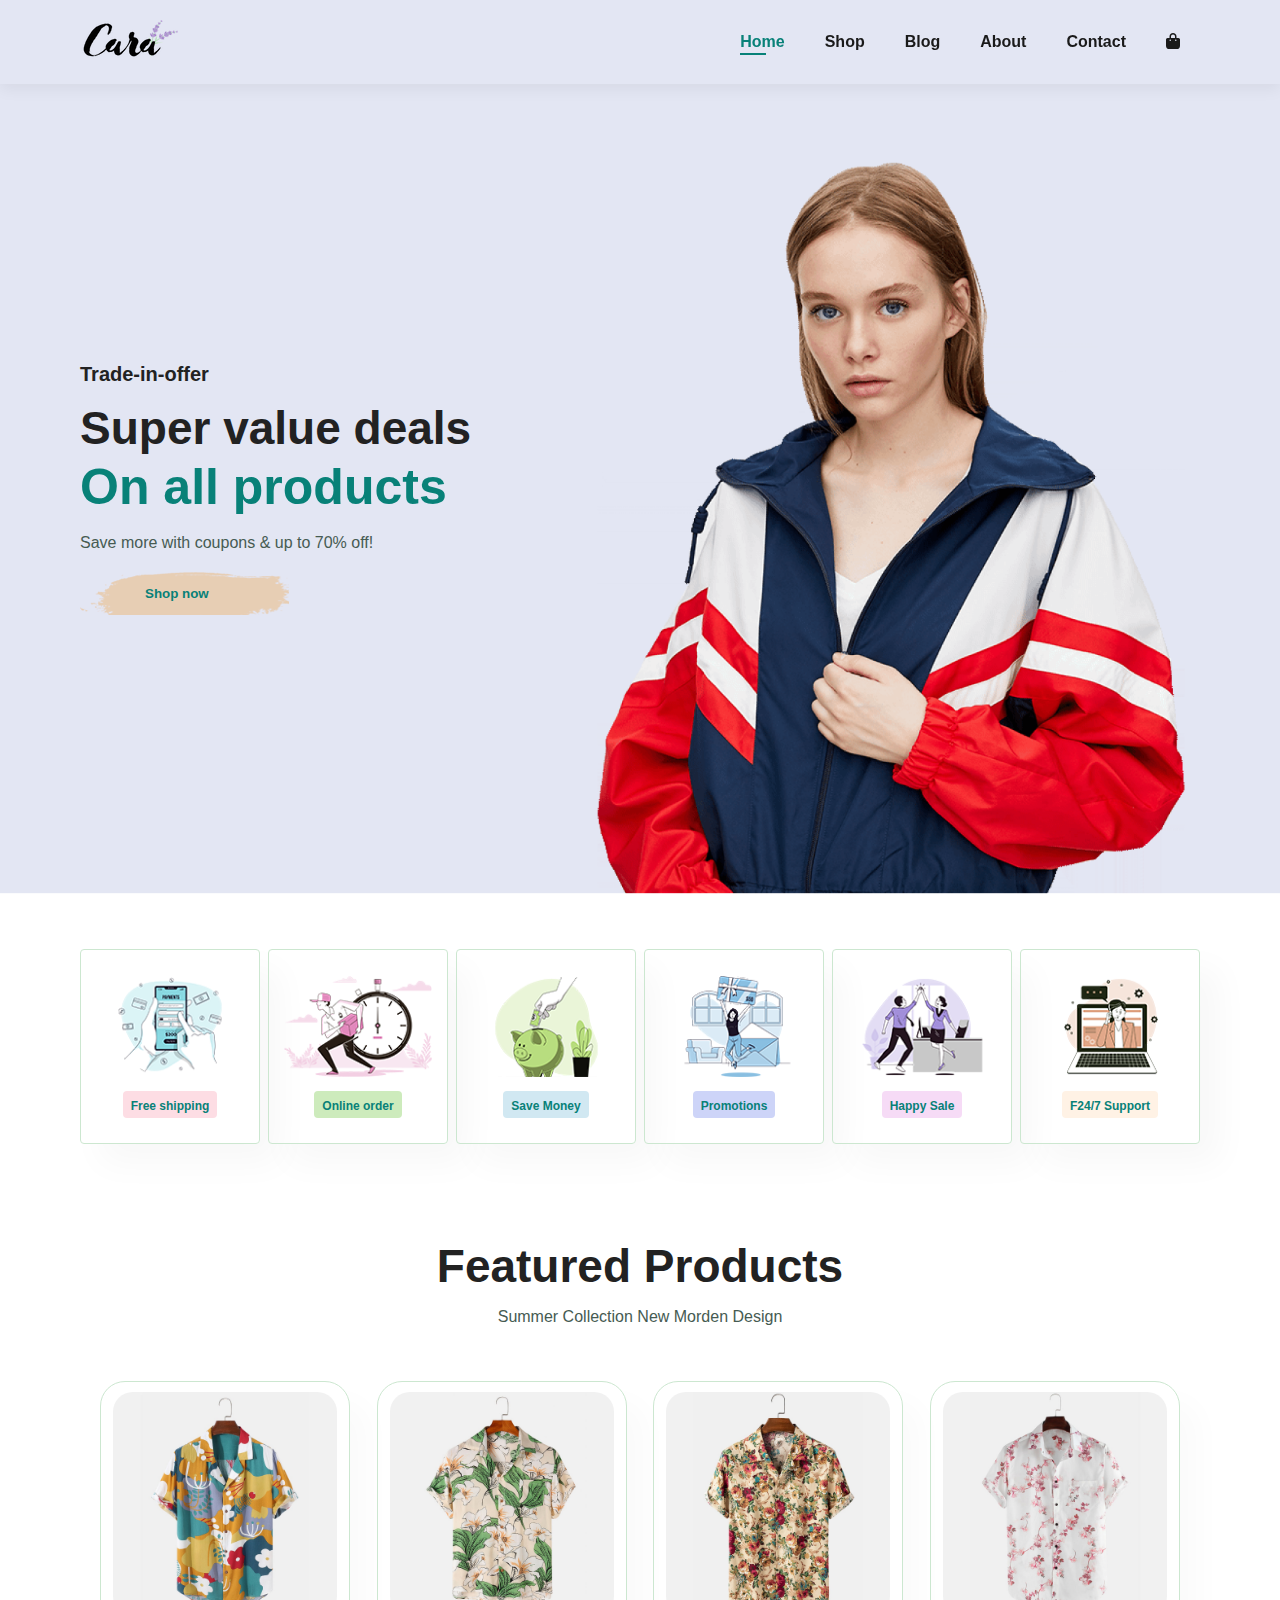
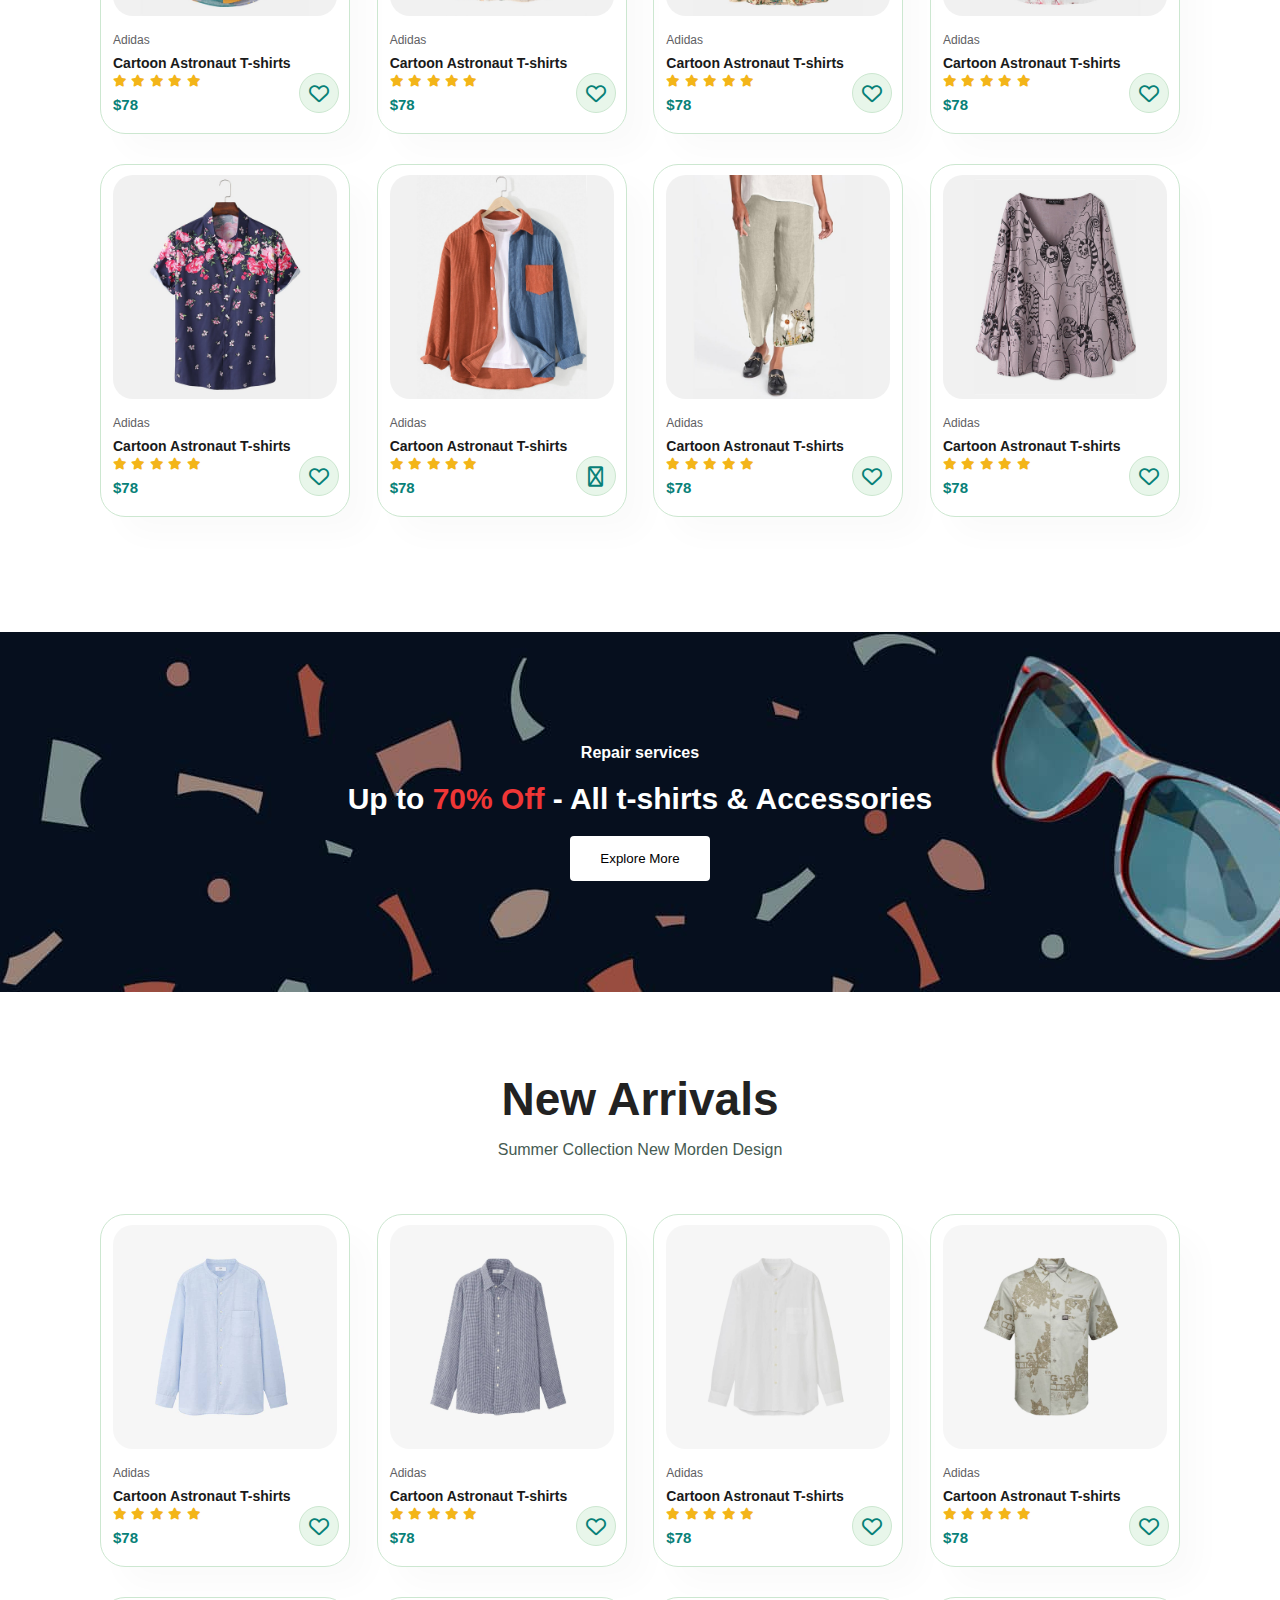
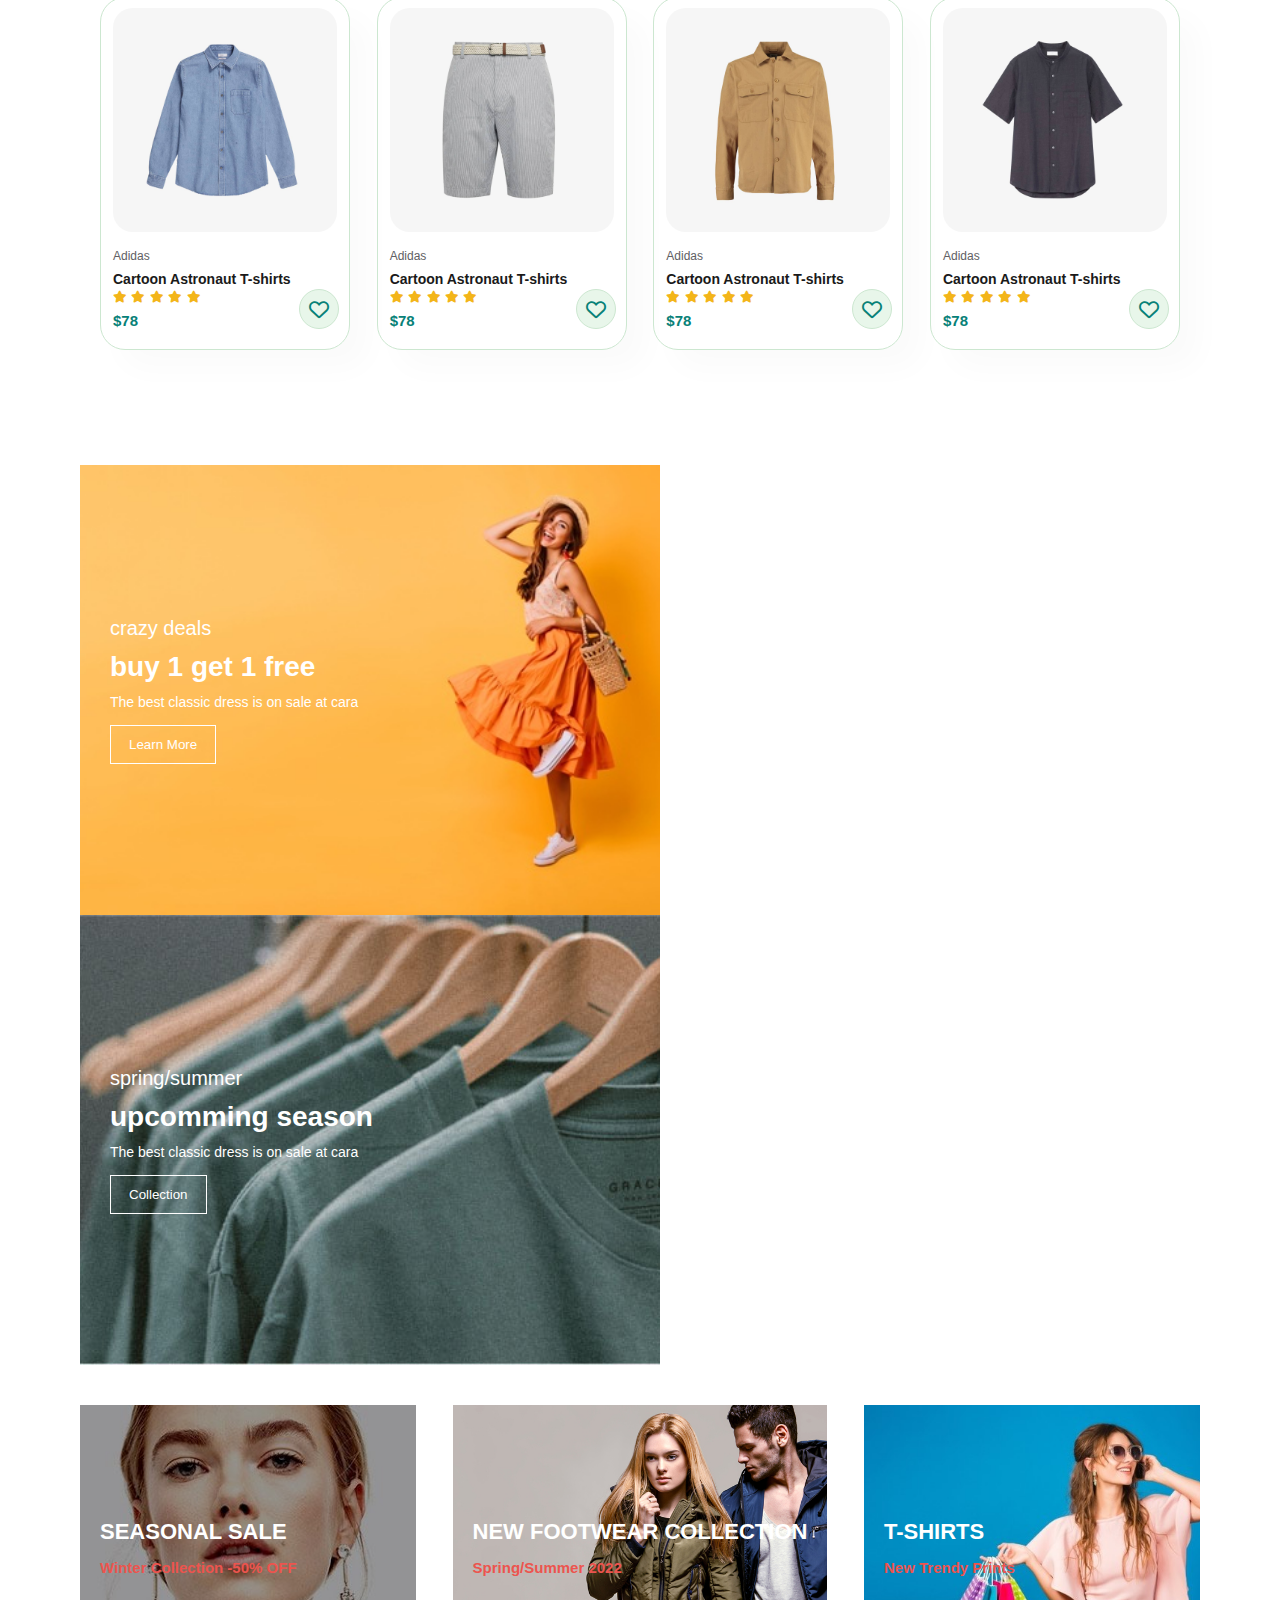
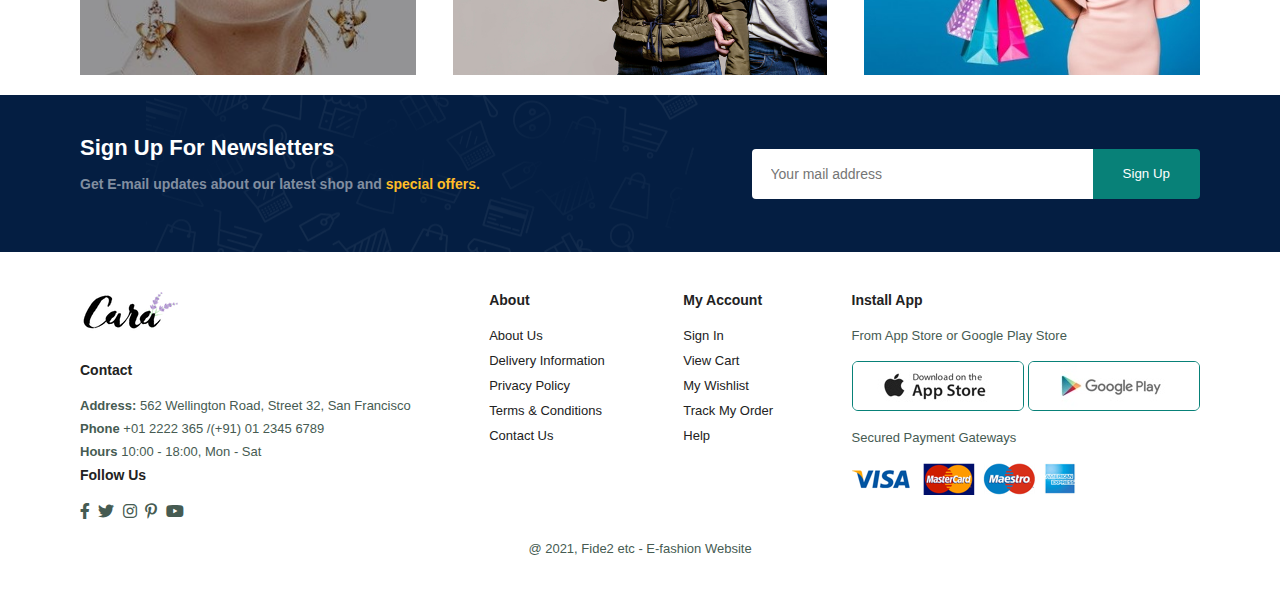
<file: index.html>
<!DOCTYPE html>
<html lang="en">
<head>

    <meta charset="UTF-8">
    <meta name="viewport" content="width=device-width, initial-scale=1.0">
    <title>E-fashion</title>

    <link rel="stylesheet" href="https://cdnjs.cloudflare.com/ajax/libs/font-awesome/6.0.0/css/all.min.css">

    <link rel="stylesheet" href="style.css">

</head>

<body>

    <section id="header">
        <a href="#"><img src="img/logo.png" class="logo" alt=""></a>
        <div>
            <ul id="navbar">
                <li><a  class ="active" href="index.html">Home</a></li>
                <li><a href="shop.html">Shop</a></li>
                <li><a href="blog.html">Blog</a></li>
                <li><a href="about.html">About</a></li>
                <li><a href="contact.html">Contact</a></li>
                <li id="lg-bag"><a href="cart.html"><i class="fa-solid fa-bag-shopping"></i></a></li>
                <a href="" id="close"> <i class="fa-regular fa-rectangle-xmark"></i></a>
            </ul>
        </div>
        <div id="mobile">
            <a href="cart.html"><i class="fa-solid fa-bag-shopping"></i></a>
            <i id="bar" class="fa-solid fa-outdent"></i>
        </div>
    </section>

    <section id="hero">
        <h4>Trade-in-offer</h4>
        <h2>Super value deals</h2>
        <h1>On all products</h1>
        <p>Save more with coupons & up to 70% off!</p>
        <button>Shop now</button>
    </section>

    <section id="feature" class="section-p1">
        <div class="fe-box">
            <img src="img/features/f1.png" alt="">
            <h6>Free shipping</h6>
        </div>
        <div class="fe-box">
            <img src="img/features/f2.png" alt="">
            <h6>Online order</h6>
        </div>
        <div class="fe-box">
            <img src="img/features/f3.png" alt="">
            <h6>Save Money</h6>
        </div>
        <div class="fe-box">
            <img src="img/features/f4.png" alt="">
            <h6>Promotions</h6>
        </div>
        <div class="fe-box">
            <img src="img/features/f5.png" alt="">
            <h6>Happy Sale</h6>
        </div>
        <div class="fe-box">
            <img src="img/features/f6.png" alt="">
            <h6>F24/7 Support</h6>
        </div>
    </section>

    <section id="product1" class="section-p1">
        <h2>Featured Products</h2>
        <p>Summer Collection New Morden Design</p>
        <div class="pro-container">
            <div class="pro">
                <img src="img/products/f1.jpg" alt="">
                <div class="des">
                    <span>
                        Adidas
                    </span>
                    <h5>Cartoon Astronaut T-shirts</h5>
                    <div class="star">
                        <i class="fa-solid fa-star"></i>
                        <i class="fa-solid fa-star"></i>
                        <i class="fa-solid fa-star"></i>
                        <i class="fa-solid fa-star"></i>
                        <i class="fa-solid fa-star"></i>
                    </div>
                    <h4>$78</h4>
                </div>
                <a href="#">
                    <i class="fa-solid fa-heart custom-icon"></i>


                  </a>
            </div>
            <div class="pro">
                <img src="img/products/f2.jpg" alt="">
                <div class="des">
                    <span>
                        Adidas
                    </span>
                    <h5>Cartoon Astronaut T-shirts</h5>
                    <div class="star">
                        <i class="fa-solid fa-star"></i>
                        <i class="fa-solid fa-star"></i>
                        <i class="fa-solid fa-star"></i>
                        <i class="fa-solid fa-star"></i>
                        <i class="fa-solid fa-star"></i>
                    </div>
                    <h4>$78</h4>
                </div>
                <a href="#">
                    <i class="fa-solid fa-heart custom-icon"></i>


                  </a>
            </div>
            <div class="pro">
                <img src="img/products/f3.jpg" alt="">
                <div class="des">
                    <span>
                        Adidas
                    </span>
                    <h5>Cartoon Astronaut T-shirts</h5>
                    <div class="star">
                        <i class="fa-solid fa-star"></i>
                        <i class="fa-solid fa-star"></i>
                        <i class="fa-solid fa-star"></i>
                        <i class="fa-solid fa-star"></i>
                        <i class="fa-solid fa-star"></i>
                    </div>
                    <h4>$78</h4>
                </div>
                <a href="#">
                    <i class="fa-solid fa-heart custom-icon"></i>


                  </a>
            </div>
            <div class="pro">
                <img src="img/products/f4.jpg" alt="">
                <div class="des">
                    <span>
                        Adidas
                    </span>
                    <h5>Cartoon Astronaut T-shirts</h5>
                    <div class="star">
                        <i class="fa-solid fa-star"></i>
                        <i class="fa-solid fa-star"></i>
                        <i class="fa-solid fa-star"></i>
                        <i class="fa-solid fa-star"></i>
                        <i class="fa-solid fa-star"></i>
                    </div>
                    <h4>$78</h4>
                </div>
                <a href="#">
                    <i class="fa-solid fa-heart custom-icon"></i>


                  </a>
            </div>
            <div class="pro">
                <img src="img/products/f5.jpg" alt="">
                <div class="des">
                    <span>
                        Adidas
                    </span>
                    <h5>Cartoon Astronaut T-shirts</h5>
                    <div class="star">
                        <i class="fa-solid fa-star"></i>
                        <i class="fa-solid fa-star"></i>
                        <i class="fa-solid fa-star"></i>
                        <i class="fa-solid fa-star"></i>
                        <i class="fa-solid fa-star"></i>
                    </div>
                    <h4>$78</h4>
                </div>
                <a href="#">
                    <i class="fa-solid fa-heart custom-icon"></i>


                  </a>
            </div>
            <div class="pro">
                <img src="img/products/f6.jpg" alt="">
                <div class="des">
                    <span>
                        Adidas
                    </span>
                    <h5>Cartoon Astronaut T-shirts</h5>
                    <div class="star">
                        <i class="fa-solid fa-star"></i>
                        <i class="fa-solid fa-star"></i>
                        <i class="fa-solid fa-star"></i>
                        <i class="fa-solid fa-star"></i>
                        <i class="fa-solid fa-star"></i>
                    </div>
                    <h4>$78</h4>
                </div>
                <a href="#">
                    <!-- <i class="fa-solid fa-heart custom-icon"></i> -->
                    <i class="fa fa-shopping-cart custom-icon"></i>


                  </a>
            </div>
            <div class="pro">
                <img src="img/products/f7.jpg" alt="">
                <div class="des">
                    <span>
                        Adidas
                    </span>
                    <h5>Cartoon Astronaut T-shirts</h5>
                    <div class="star">
                        <i class="fa-solid fa-star"></i>
                        <i class="fa-solid fa-star"></i>
                        <i class="fa-solid fa-star"></i>
                        <i class="fa-solid fa-star"></i>
                        <i class="fa-solid fa-star"></i>
                    </div>
                    <h4>$78</h4>
                </div>
                <a href="#">
                    <i class="fa-solid fa-heart custom-icon"></i>


                  </a>
            </div>
            <div class="pro">
                <img src="img/products/f8.jpg" alt="">
                <div class="des">
                    <span>
                        Adidas
                    </span>
                    <h5>Cartoon Astronaut T-shirts</h5>
                    <div class="star">
                        <i class="fa-solid fa-star"></i>
                        <i class="fa-solid fa-star"></i>
                        <i class="fa-solid fa-star"></i>
                        <i class="fa-solid fa-star"></i>
                        <i class="fa-solid fa-star"></i>
                    </div>
                    <h4>$78</h4>
                </div>
                <a href="#">
                    <i class="fa-solid fa-heart custom-icon"></i>


                  </a>
            </div>
        </div>
    </section>

    <section id="banner" class="section-m1">
        <h4>Repair services</h4>
        <h2>Up to <span>70% Off</span> - All t-shirts & Accessories</h2>
        <button class="normal">Explore More</button>
    </section>


    <section id="new-arrivals" class="section-p1">
        <h2>New Arrivals</h2>
        <p>Summer Collection New Morden Design</p>
        <div class="arrival-container">
            <div class="arrival">
                <img src="img/products/n1.jpg" alt="">
                <div class="des">
                    <span>
                        Adidas
                    </span>
                    <h5>Cartoon Astronaut T-shirts</h5>
                    <div class="star">
                        <i class="fa-solid fa-star"></i>
                        <i class="fa-solid fa-star"></i>
                        <i class="fa-solid fa-star"></i>
                        <i class="fa-solid fa-star"></i>
                        <i class="fa-solid fa-star"></i>
                    </div>
                    <h4>$78</h4>
                </div>
                <a href="#">
                    <i class="fa-solid fa-heart custom-icon"></i>


                  </a>
            </div>
            <div class="arrival">
                <img src="img/products/n2.jpg" alt="">
                <div class="des">
                    <span>
                        Adidas
                    </span>
                    <h5>Cartoon Astronaut T-shirts</h5>
                    <div class="star">
                        <i class="fa-solid fa-star"></i>
                        <i class="fa-solid fa-star"></i>
                        <i class="fa-solid fa-star"></i>
                        <i class="fa-solid fa-star"></i>
                        <i class="fa-solid fa-star"></i>
                    </div>
                    <h4>$78</h4>
                </div>
                <a href="#">
                    <i class="fa-solid fa-heart custom-icon"></i>


                  </a>
            </div>
            <div class="arrival">
                <img src="img/products/n3.jpg" alt="">
                <div class="des">
                    <span>
                        Adidas
                    </span>
                    <h5>Cartoon Astronaut T-shirts</h5>
                    <div class="star">
                        <i class="fa-solid fa-star"></i>
                        <i class="fa-solid fa-star"></i>
                        <i class="fa-solid fa-star"></i>
                        <i class="fa-solid fa-star"></i>
                        <i class="fa-solid fa-star"></i>
                    </div>
                    <h4>$78</h4>
                </div>
                <a href="#">
                    <i class="fa-solid fa-heart custom-icon"></i>


                  </a>
            </div>
            <div class="arrival">
                <img src="img/products/n4.jpg" alt="">
                <div class="des">
                    <span>
                        Adidas
                    </span>
                    <h5>Cartoon Astronaut T-shirts</h5>
                    <div class="star">
                        <i class="fa-solid fa-star"></i>
                        <i class="fa-solid fa-star"></i>
                        <i class="fa-solid fa-star"></i>
                        <i class="fa-solid fa-star"></i>
                        <i class="fa-solid fa-star"></i>
                    </div>
                    <h4>$78</h4>
                </div>
                <a href="#">
                    <i class="fa-solid fa-heart custom-icon"></i>


                  </a>
            </div>
            <div class="arrival">
                <img src="img/products/n5.jpg" alt="">
                <div class="des">
                    <span>
                        Adidas
                    </span>
                    <h5>Cartoon Astronaut T-shirts</h5>
                    <div class="star">
                        <i class="fa-solid fa-star"></i>
                        <i class="fa-solid fa-star"></i>
                        <i class="fa-solid fa-star"></i>
                        <i class="fa-solid fa-star"></i>
                        <i class="fa-solid fa-star"></i>
                    </div>
                    <h4>$78</h4>
                </div>
                <a href="#">
                    <i class="fa-solid fa-heart custom-icon"></i>


                  </a>
            </div>
            <div class="arrival">
                <img src="img/products/n6.jpg" alt="">
                <div class="des">
                    <span>
                        Adidas
                    </span>
                    <h5>Cartoon Astronaut T-shirts</h5>
                    <div class="star">
                        <i class="fa-solid fa-star"></i>
                        <i class="fa-solid fa-star"></i>
                        <i class="fa-solid fa-star"></i>
                        <i class="fa-solid fa-star"></i>
                        <i class="fa-solid fa-star"></i>
                    </div>
                    <h4>$78</h4>
                </div>
                <a href="#">
                    <i class="fa-solid fa-heart custom-icon"></i>


                  </a>
            </div>
            <div class="arrival">
                <img src="img/products/n7.jpg" alt="">
                <div class="des">
                    <span>
                        Adidas
                    </span>
                    <h5>Cartoon Astronaut T-shirts</h5>
                    <div class="star">
                        <i class="fa-solid fa-star"></i>
                        <i class="fa-solid fa-star"></i>
                        <i class="fa-solid fa-star"></i>
                        <i class="fa-solid fa-star"></i>
                        <i class="fa-solid fa-star"></i>
                    </div>
                    <h4>$78</h4>
                </div>
                <a href="#">
                    <i class="fa-solid fa-heart custom-icon"></i>


                  </a>
            </div>
            <div class="arrival">
                <img src="img/products/n8.jpg" alt="">
                <div class="des">
                    <span>
                        Adidas
                    </span>
                    <h5>Cartoon Astronaut T-shirts</h5>
                    <div class="star">
                        <i class="fa-solid fa-star"></i>
                        <i class="fa-solid fa-star"></i>
                        <i class="fa-solid fa-star"></i>
                        <i class="fa-solid fa-star"></i>
                        <i class="fa-solid fa-star"></i>
                    </div>
                    <h4>$78</h4>
                </div>
                <a href="#">
                    <i class="fa-solid fa-heart custom-icon"></i>


                  </a>
            </div>
        </div>

    </section>
    
    <section id="sm-banner" class="section-p1">
        <div class="banner-box">
            <h4> crazy deals</h4>
            <h2>buy 1 get 1 free</h2>
            <span>The best classic dress is on sale at cara</span>
            <button class="white">Learn More</button>
        </div>
        <div class="banner-box banner-box2">
            <h4> spring/summer</h4>
            <h2>upcomming season</h2>
            <span>The best classic dress is on sale at cara</span>
            <button class="white">Collection</button>
        </div>
    </section>

    <section id="banner3">
        <div class="banner-box">
            <h2>SEASONAL SALE</h2>
            <h3>Winter Collection -50% OFF</h3>
        </div>
        <div class="banner-box banner-box2">
            <h2>NEW FOOTWEAR COLLECTION</h2>
            <h3>Spring/Summer 2022</h3>
        </div>
        <div class="banner-box banner-box3">
            <h2>T-SHIRTS</h2>
            <h3>New Trendy Prints</h3>
        </div>
    </section>

    <section id="newsletter" class="section-p1" class="section-m1">
        <div class="newstext">
            <h4>Sign Up For Newsletters</h4>
            <p>Get E-mail updates about our latest shop and  <span>special offers.</span></p>
        </div>
        <div class="form">
            <input type="text" placeholder="Your mail address">
            <button class="normal">Sign Up</button>
        </div>
    </section>
    
    <footer class="section-p1">
        <div class="col">
            <img class="logo" src="img/logo.png" alt="">
            <h4>Contact</h4>
            <p> <strong>Address:</strong> 562 Wellington Road, Street 32, San Francisco</p>
            <p> <strong>Phone</strong> +01 2222 365 /(+91) 01 2345 6789</p>
            <p> <strong>Hours</strong> 10:00 - 18:00, Mon - Sat </p>
            <div class="follow">
                <h4>Follow Us</h4>
                <div class="icon">
                    <i class="fa-brands fa-facebook-f"></i>
                    <i class="fa-brands fa-twitter"></i>
                    <i class="fa-brands fa-instagram"></i>
                    <i class="fa-brands fa-pinterest-p"></i>
                    <i class="fa-brands fa-youtube"></i>
                </div>
            </div>

        </div>
        <div class="col">
            <h4>About</h4>
            <a href="#"> About Us</a>
            <a href="#"> Delivery Information</a>
            <a href="#"> Privacy Policy</a>
            <a href="#"> Terms & Conditions</a>
            <a href="#"> Contact Us</a>
        </div>
        <div class="col">
            <h4>My Account</h4>
            <a href="#"> Sign In</a>
            <a href="#"> View Cart</a>
            <a href="#"> My Wishlist</a>
            <a href="#"> Track My Order</a>
            <a href="#"> Help</a>
        </div>
        <div class="col install">
            <h4>Install App</h4>
            <p>From App Store or Google Play Store</p>
            <div class="row">
                <img src="img/pay/app.jpg" alt="">
                <img src="img/pay/play.jpg" alt="">
            </div>
            <p>Secured Payment Gateways</p>
            <img src="img/pay/pay.png" alt="">
        </div>

        <div class="copyright">
            <p>@ 2021, Fide2 etc - E-fashion Website</p>
        </div>
    </footer>
    <script src="script.js"></script>
</body>

</html>
</file>
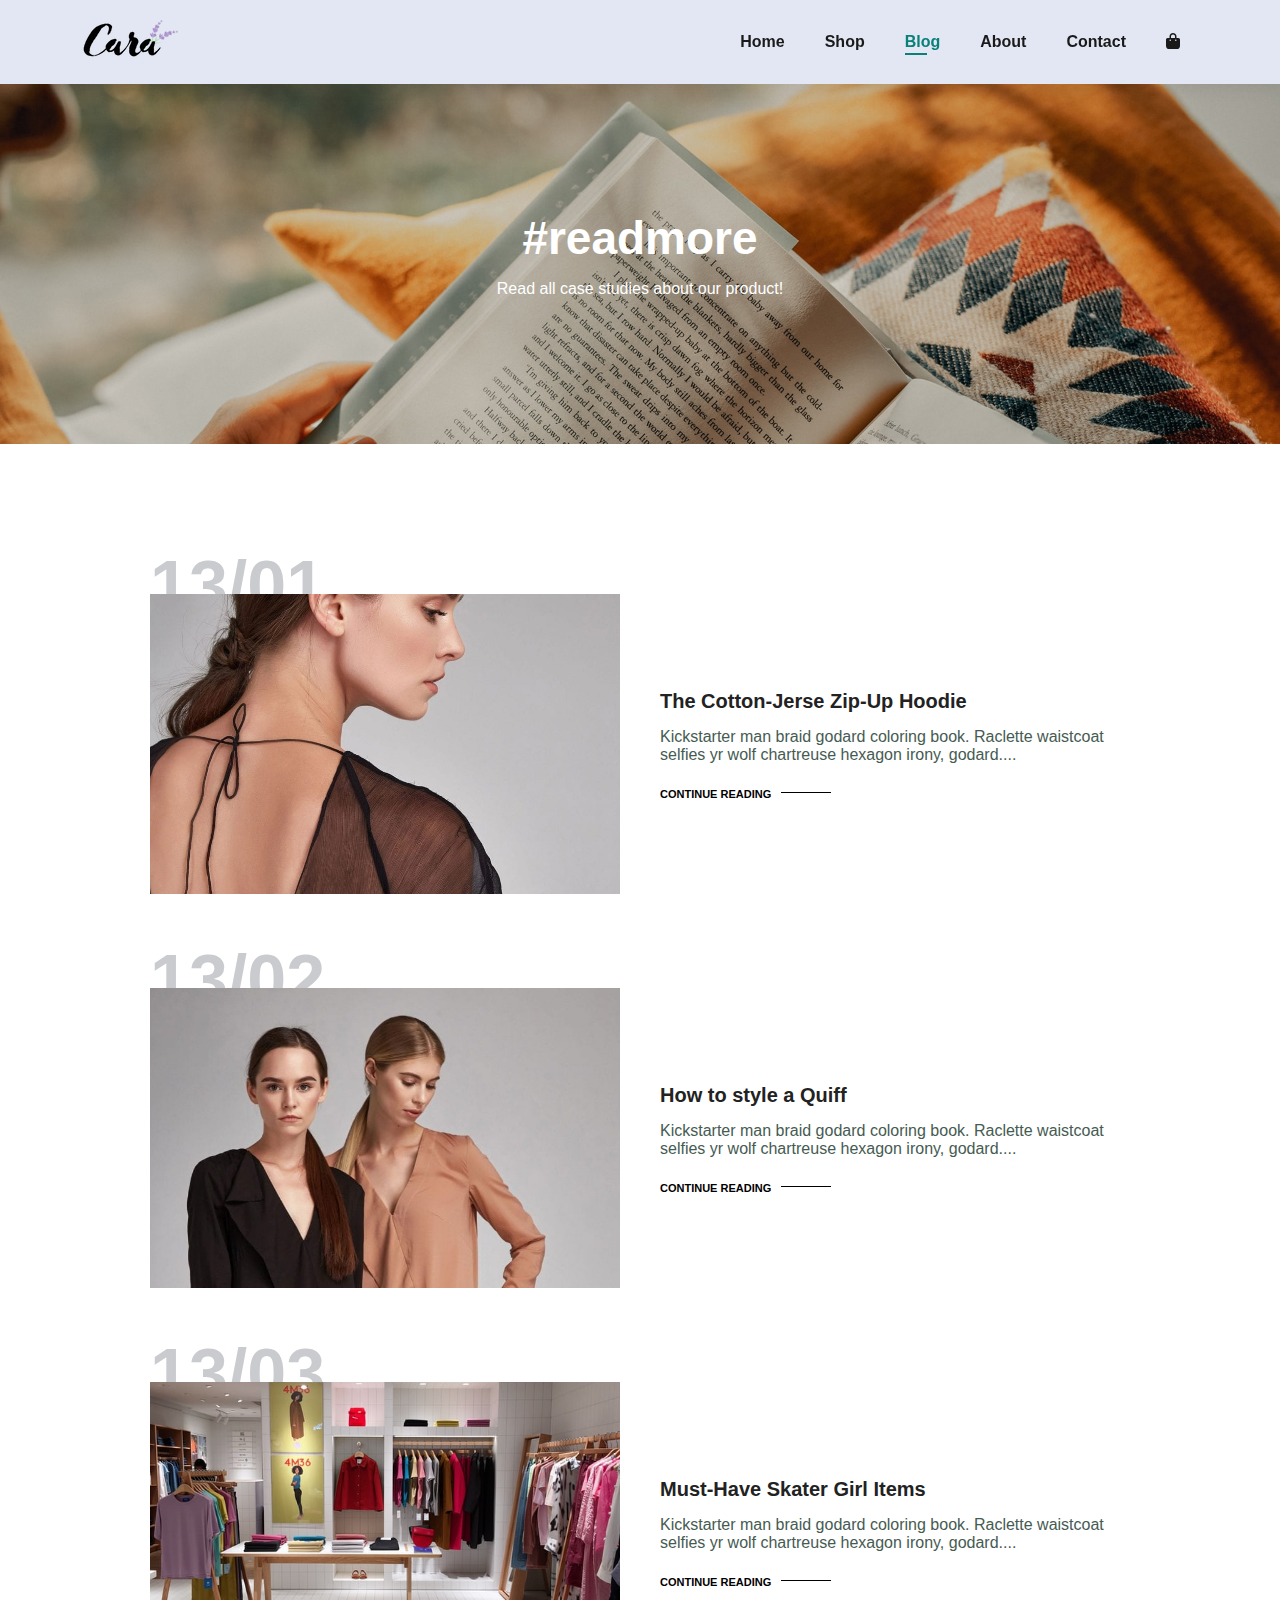
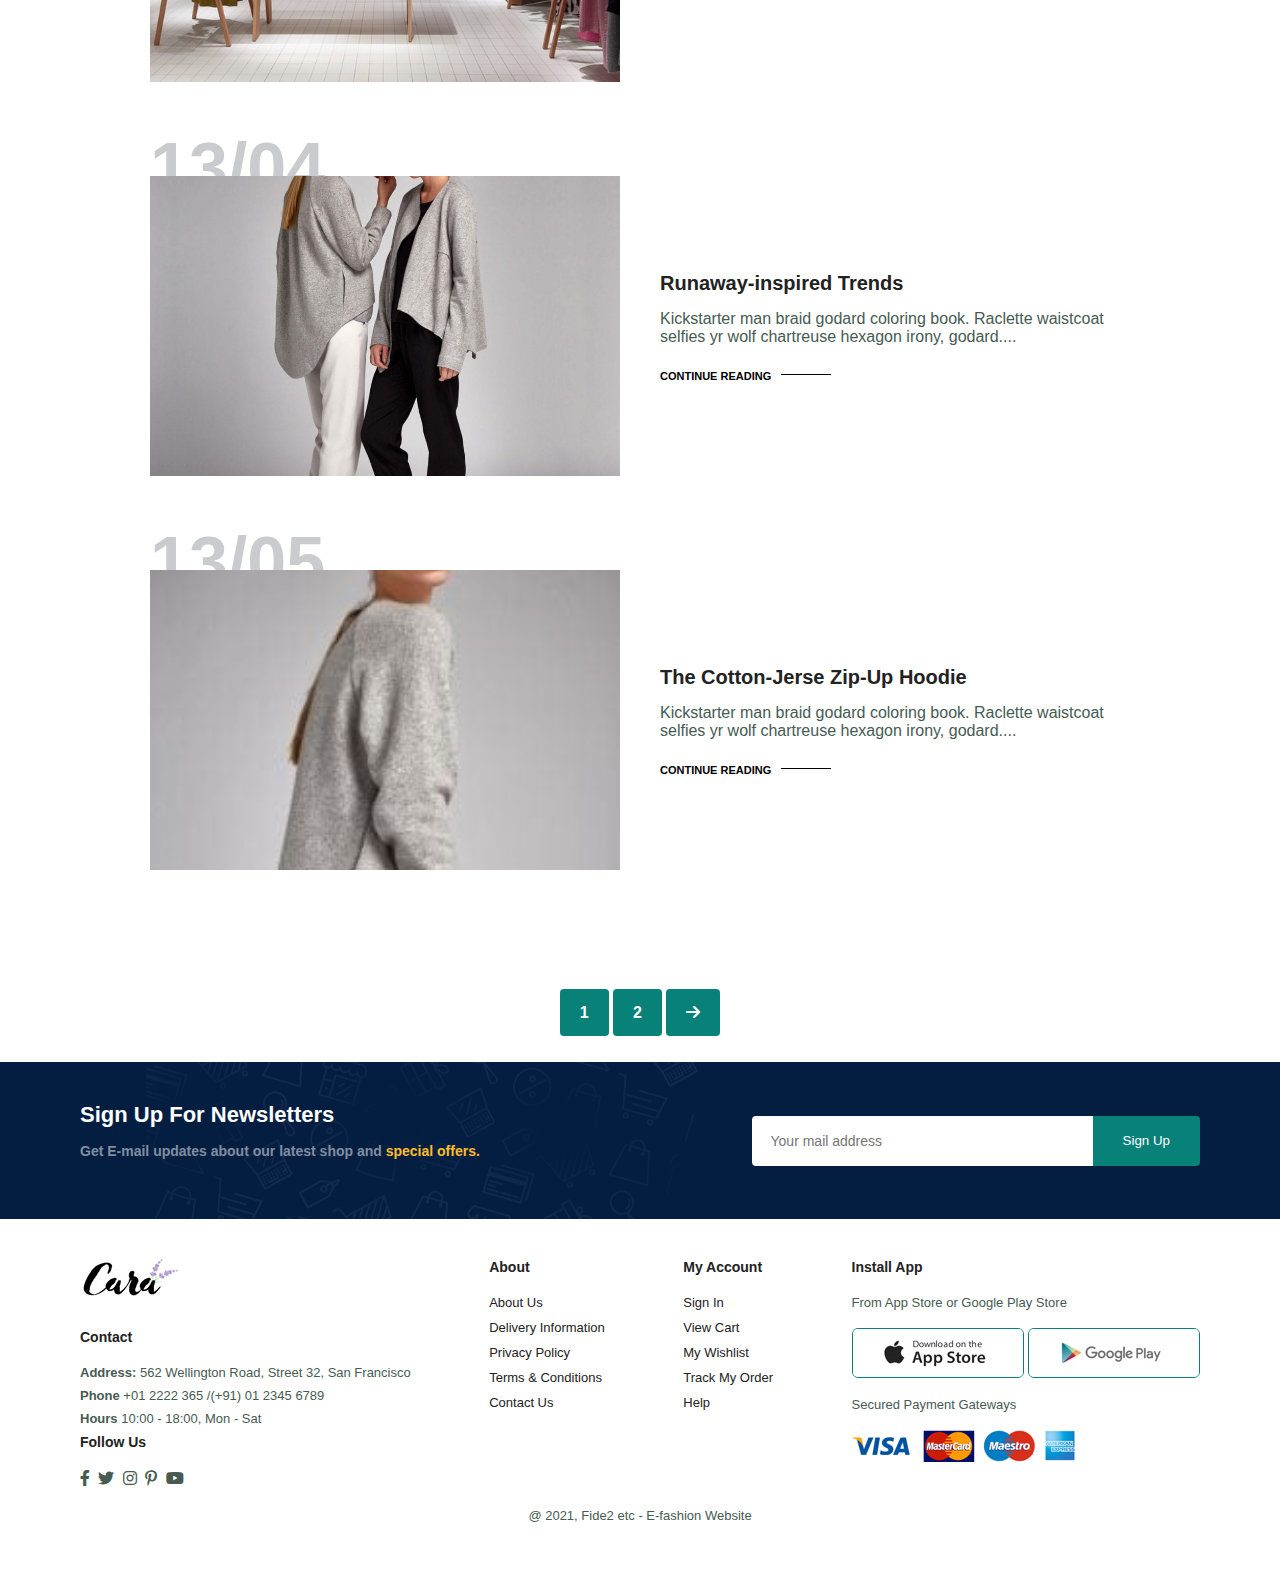
<file: blog.html>
<!DOCTYPE html>
<html lang="en">
<head>

    <meta charset="UTF-8">
    <meta name="viewport" content="width=device-width, initial-scale=1.0">
    <title>E-fashion</title>

    <link rel="stylesheet" href="https://cdnjs.cloudflare.com/ajax/libs/font-awesome/6.0.0/css/all.min.css">

    <link rel="stylesheet" href="style.css">

</head>

<body>

    <section id="header">
        <a href="#"><img src="img/logo.png" class="logo" alt=""></a>
        <div>
            <ul id="navbar">
                <li><a  href="index.html">Home</a></li>
                <li><a href="shop.html">Shop</a></li>
                <li><a class ="active" href="blog.html">Blog</a></li>
                <li><a href="about.html">About</a></li>
                <li><a href="contact.html">Contact</a></li>
                <li id="lg-bag"><a href="cart.html"><i class="fa-solid fa-bag-shopping"></i></a></li>
                <a href="" id="close"> <i class="fa-regular fa-rectangle-xmark"></i></a>
            </ul>
        </div>
        <div id="mobile">
            <a href="cart.html"><i class="fa-solid fa-bag-shopping"></i></a>
            <i id="bar" class="fa-solid fa-outdent"></i>
        </div>
    </section>

    <section id="page-header" class="blog-header">
        <h2>#readmore</h2>

        <p>Read all case studies about our product!</p>
    </section>

    <section id="blog">
        <div class="blog-box">
            <div class="blog-img">
                <img src="img/blog/b1.jpg" alt="">
            </div>
            <div class="blog-details">
                <h4>The Cotton-Jerse Zip-Up Hoodie</h4>

                <p>Kickstarter man braid godard coloring book. Raclette waistcoat selfies yr wolf chartreuse hexagon irony, godard....</p>
                
                <a href="#"> CONTINUE READING</a>
            </div>
            <h1>13/01</h1>
        </div>

        <div class="blog-box">
            <div class="blog-img">
                <img src="img/blog/b2.jpg" alt="">
            </div>
            <div class="blog-details">
                <h4>How to style a Quiff</h4>

                <p>Kickstarter man braid godard coloring book. Raclette waistcoat selfies yr wolf chartreuse hexagon irony, godard....</p>
                
                <a href="#"> CONTINUE READING</a>
            </div>
            <h1>13/02</h1>
        </div>

        <div class="blog-box">
            <div class="blog-img">
                <img src="img/blog/b3.jpg" alt="">
            </div>
            <div class="blog-details">
                <h4>Must-Have Skater Girl Items</h4>

                <p>Kickstarter man braid godard coloring book. Raclette waistcoat selfies yr wolf chartreuse hexagon irony, godard....</p>
                
                <a href="#"> CONTINUE READING</a>
            </div>
            <h1>13/03</h1>
        </div>

        <div class="blog-box">
            <div class="blog-img">
                <img src="img/blog/b4.jpg" alt="">
            </div>
            <div class="blog-details">
                <h4>Runaway-inspired Trends</h4>

                <p>Kickstarter man braid godard coloring book. Raclette waistcoat selfies yr wolf chartreuse hexagon irony, godard....</p>
                
                <a href="#"> CONTINUE READING</a>
            </div>
            <h1>13/04</h1>
        </div>

        <div class="blog-box">
            <div class="blog-img">
                <img src="img/blog/b5.jpg" alt="">
            </div>
            <div class="blog-details">
                <h4>The Cotton-Jerse Zip-Up Hoodie</h4>

                <p>Kickstarter man braid godard coloring book. Raclette waistcoat selfies yr wolf chartreuse hexagon irony, godard....</p>
                
                <a href="#"> CONTINUE READING</a>
            </div>
            <h1>13/05</h1>
        </div>

    </section>

    <section id="pagination" class="section-p1">
        <a href="#">1</a>
        <a href="#">2</a>
        <a href="#"><i class="fa-solid fa-arrow-right"></i></a>
    </section>

    <section id="newsletter" class="section-p1" class="section-m1">
        <div class="newstext">
            <h4>Sign Up For Newsletters</h4>
            <p>Get E-mail updates about our latest shop and  <span>special offers.</span></p>
        </div>
        <div class="form">
            <input type="text" placeholder="Your mail address">
            <button class="normal">Sign Up</button>
        </div>
    </section>
    
    <footer class="section-p1">
        <div class="col">
            <img class="logo" src="img/logo.png" alt="">
            <h4>Contact</h4>
            <p> <strong>Address:</strong> 562 Wellington Road, Street 32, San Francisco</p>
            <p> <strong>Phone</strong> +01 2222 365 /(+91) 01 2345 6789</p>
            <p> <strong>Hours</strong> 10:00 - 18:00, Mon - Sat </p>
            <div class="follow">
                <h4>Follow Us</h4>
                <div class="icon">
                    <i class="fa-brands fa-facebook-f"></i>
                    <i class="fa-brands fa-twitter"></i>
                    <i class="fa-brands fa-instagram"></i>
                    <i class="fa-brands fa-pinterest-p"></i>
                    <i class="fa-brands fa-youtube"></i>
                </div>
            </div>

        </div>
        <div class="col">
            <h4>About</h4>
            <a href="#"> About Us</a>
            <a href="#"> Delivery Information</a>
            <a href="#"> Privacy Policy</a>
            <a href="#"> Terms & Conditions</a>
            <a href="#"> Contact Us</a>
        </div>
        <div class="col">
            <h4>My Account</h4>
            <a href="#"> Sign In</a>
            <a href="#"> View Cart</a>
            <a href="#"> My Wishlist</a>
            <a href="#"> Track My Order</a>
            <a href="#"> Help</a>
        </div>
        <div class="col install">
            <h4>Install App</h4>
            <p>From App Store or Google Play Store</p>
            <div class="row">
                <img src="img/pay/app.jpg" alt="">
                <img src="img/pay/play.jpg" alt="">
            </div>
            <p>Secured Payment Gateways</p>
            <img src="img/pay/pay.png" alt="">
        </div>

        <div class="copyright">
            <p>@ 2021, Fide2 etc - E-fashion Website</p>
        </div>
    </footer>

    <script src="script.js"></script>
</body>

</html>
</file>
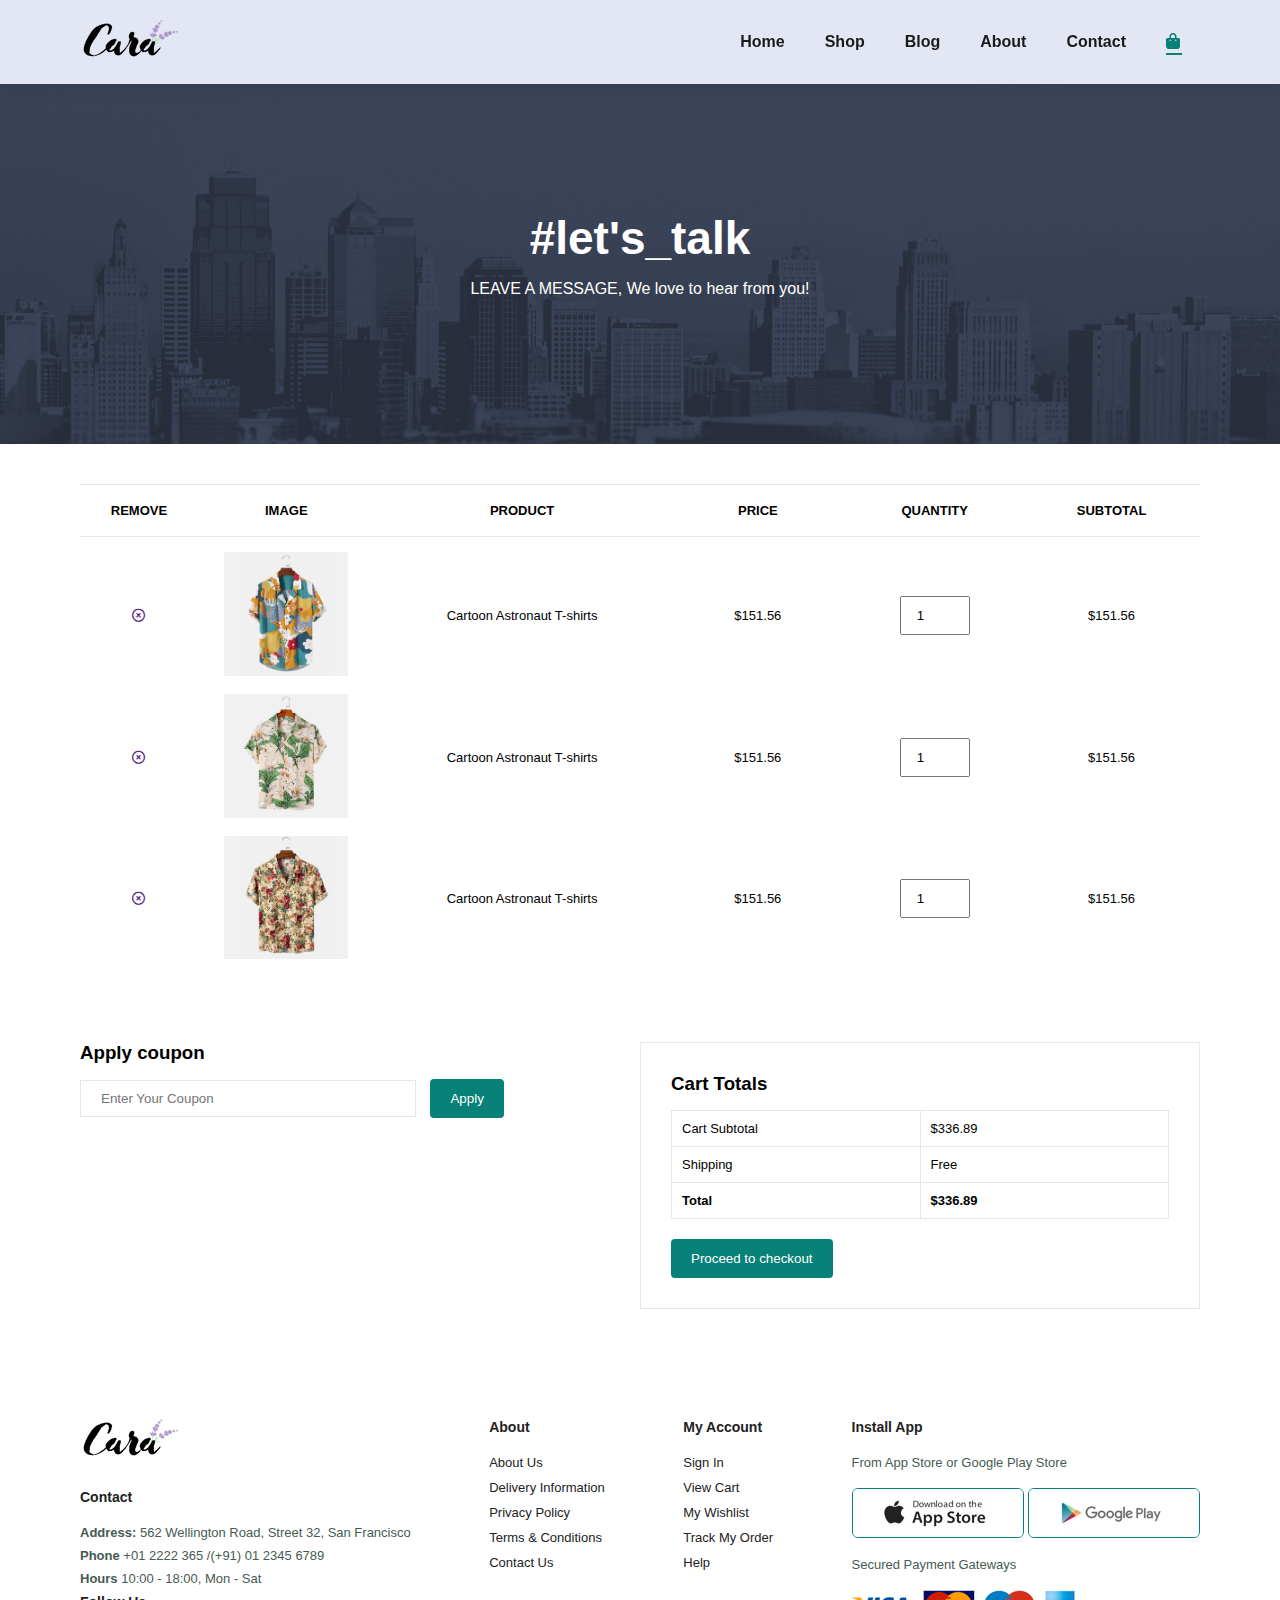
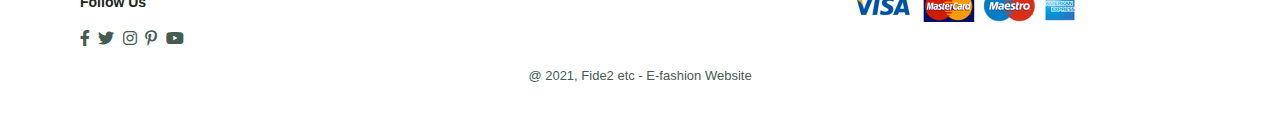
<file: cart.html>
<!DOCTYPE html>
<html lang="en">
<head>

    <meta charset="UTF-8">
    <meta name="viewport" content="width=device-width, initial-scale=1.0">
    <title>E-fashion</title>

    <link rel="stylesheet" href="https://cdnjs.cloudflare.com/ajax/libs/font-awesome/6.0.0/css/all.min.css">

    <link rel="stylesheet" href="style.css">

</head>

<body>

    <section id="header">
        <a href="#"><img src="img/logo.png" class="logo" alt=""></a>
        <div>
            <ul id="navbar">
                <li><a  href="index.html">Home</a></li>
                <li><a href="shop.html">Shop</a></li>
                <li><a href="blog.html">Blog</a></li>
                <li><a href="about.html">About</a></li>
                <li><a  href="contact.html">Contact</a></li>
                <li id="lg-bag"><a class ="active"  href="cart.html"><i class="fa-solid fa-bag-shopping"></i></a></li>
                <a href="" id="close"> <i class="fa-regular fa-rectangle-xmark"></i></a>
            </ul>
        </div>
        <div id="mobile">
            <a href="cart.html"><i class="fa-solid fa-bag-shopping"></i></a>
            <i id="bar" class="fa-solid fa-outdent"></i>
        </div>
    </section>

    <section id="page-header" class="about-header">
        <h2>#let's_talk</h2>

        <p>LEAVE A MESSAGE, We love to hear from you!</p>
    </section>

    <section id="cart" class="section-p1">
        <table width="100%">
            <thead>
                <tr>
                    <td>REMOVE</td>
                    <td>IMAGE</td>
                    <td>PRODUCT</td>
                    <td>PRICE</td>
                    <td>QUANTITY</td>
                    <td>SUBTOTAL</td>
                </tr>
            </thead>

            <tBody>
                <tr>
                    <td> <a href=""><i class="fa-regular fa-circle-xmark"></i></a></td>
                    <td><img src="img/products/f1.jpg" alt=""></td>
                    <td>Cartoon Astronaut T-shirts</td>
                    <td>$151.56</td>
                    <td><input type="number" value="1"></td>
                    <td>$151.56</td>
                </tr>
                <tr>
                    <td> <a href=""><i class="fa-regular fa-circle-xmark"></i></a></td>
                    <td><img src="img/products/f2.jpg" alt=""></td>
                    <td>Cartoon Astronaut T-shirts</td>
                    <td>$151.56</td>
                    <td><input type="number" value="1"></td>
                    <td>$151.56</td>
                </tr>
                <tr>
                    <td> <a href=""><i class="fa-regular fa-circle-xmark"></i></a></td>
                    <td><img src="img/products/f3.jpg" alt=""></td>
                    <td>Cartoon Astronaut T-shirts</td>
                    <td>$151.56</td>
                    <td><input type="number" value="1"></td>
                    <td>$151.56</td>
                </tr>
            </tBody>
        </table>
    </section>

    <section id="cart-add" class="section-p1">
        <div id="coupon">
            <h3>Apply coupon</h3>
            <div>
                <input type="text" placeholder="Enter Your Coupon ">
                <button class="normal">Apply</button>
            </div>
        </div>
        <div id="subtotal">
            <h3>Cart Totals</h3>
            <table>
                <tr>
                    <td>Cart Subtotal</td>
                    <td>$336.89</td>
                </tr>
                <tr>
                    <td>Shipping</td>
                    <td>Free</td>
                </tr>
                <tr>
                    <td><strong>Total</strong></td>
                    <td><strong>$336.89</strong></td>
                </tr>
            </table>
            <button class="normal">Proceed to checkout</button>
        </div>
    </section>

    <footer class="section-p1">
        <div class="col">
            <img class="logo" src="img/logo.png" alt="">
            <h4>Contact</h4>
            <p> <strong>Address:</strong> 562 Wellington Road, Street 32, San Francisco</p>
            <p> <strong>Phone</strong> +01 2222 365 /(+91) 01 2345 6789</p>
            <p> <strong>Hours</strong> 10:00 - 18:00, Mon - Sat </p>
            <div class="follow">
                <h4>Follow Us</h4>
                <div class="icon">
                    <i class="fa-brands fa-facebook-f"></i>
                    <i class="fa-brands fa-twitter"></i>
                    <i class="fa-brands fa-instagram"></i>
                    <i class="fa-brands fa-pinterest-p"></i>
                    <i class="fa-brands fa-youtube"></i>
                </div>
            </div>

        </div>
        <div class="col">
            <h4>About</h4>
            <a href="#"> About Us</a>
            <a href="#"> Delivery Information</a>
            <a href="#"> Privacy Policy</a>
            <a href="#"> Terms & Conditions</a>
            <a href="#"> Contact Us</a>
        </div>
        <div class="col">
            <h4>My Account</h4>
            <a href="#"> Sign In</a>
            <a href="#"> View Cart</a>
            <a href="#"> My Wishlist</a>
            <a href="#"> Track My Order</a>
            <a href="#"> Help</a>
        </div>
        <div class="col install">
            <h4>Install App</h4>
            <p>From App Store or Google Play Store</p>
            <div class="row">
                <img src="img/pay/app.jpg" alt="">
                <img src="img/pay/play.jpg" alt="">
            </div>
            <p>Secured Payment Gateways</p>
            <img src="img/pay/pay.png" alt="">
        </div>

        <div class="copyright">
            <p>@ 2021, Fide2 etc - E-fashion Website</p>
        </div>
    </footer>

    <script src="script.js"></script>
</body>

</html>
</file>
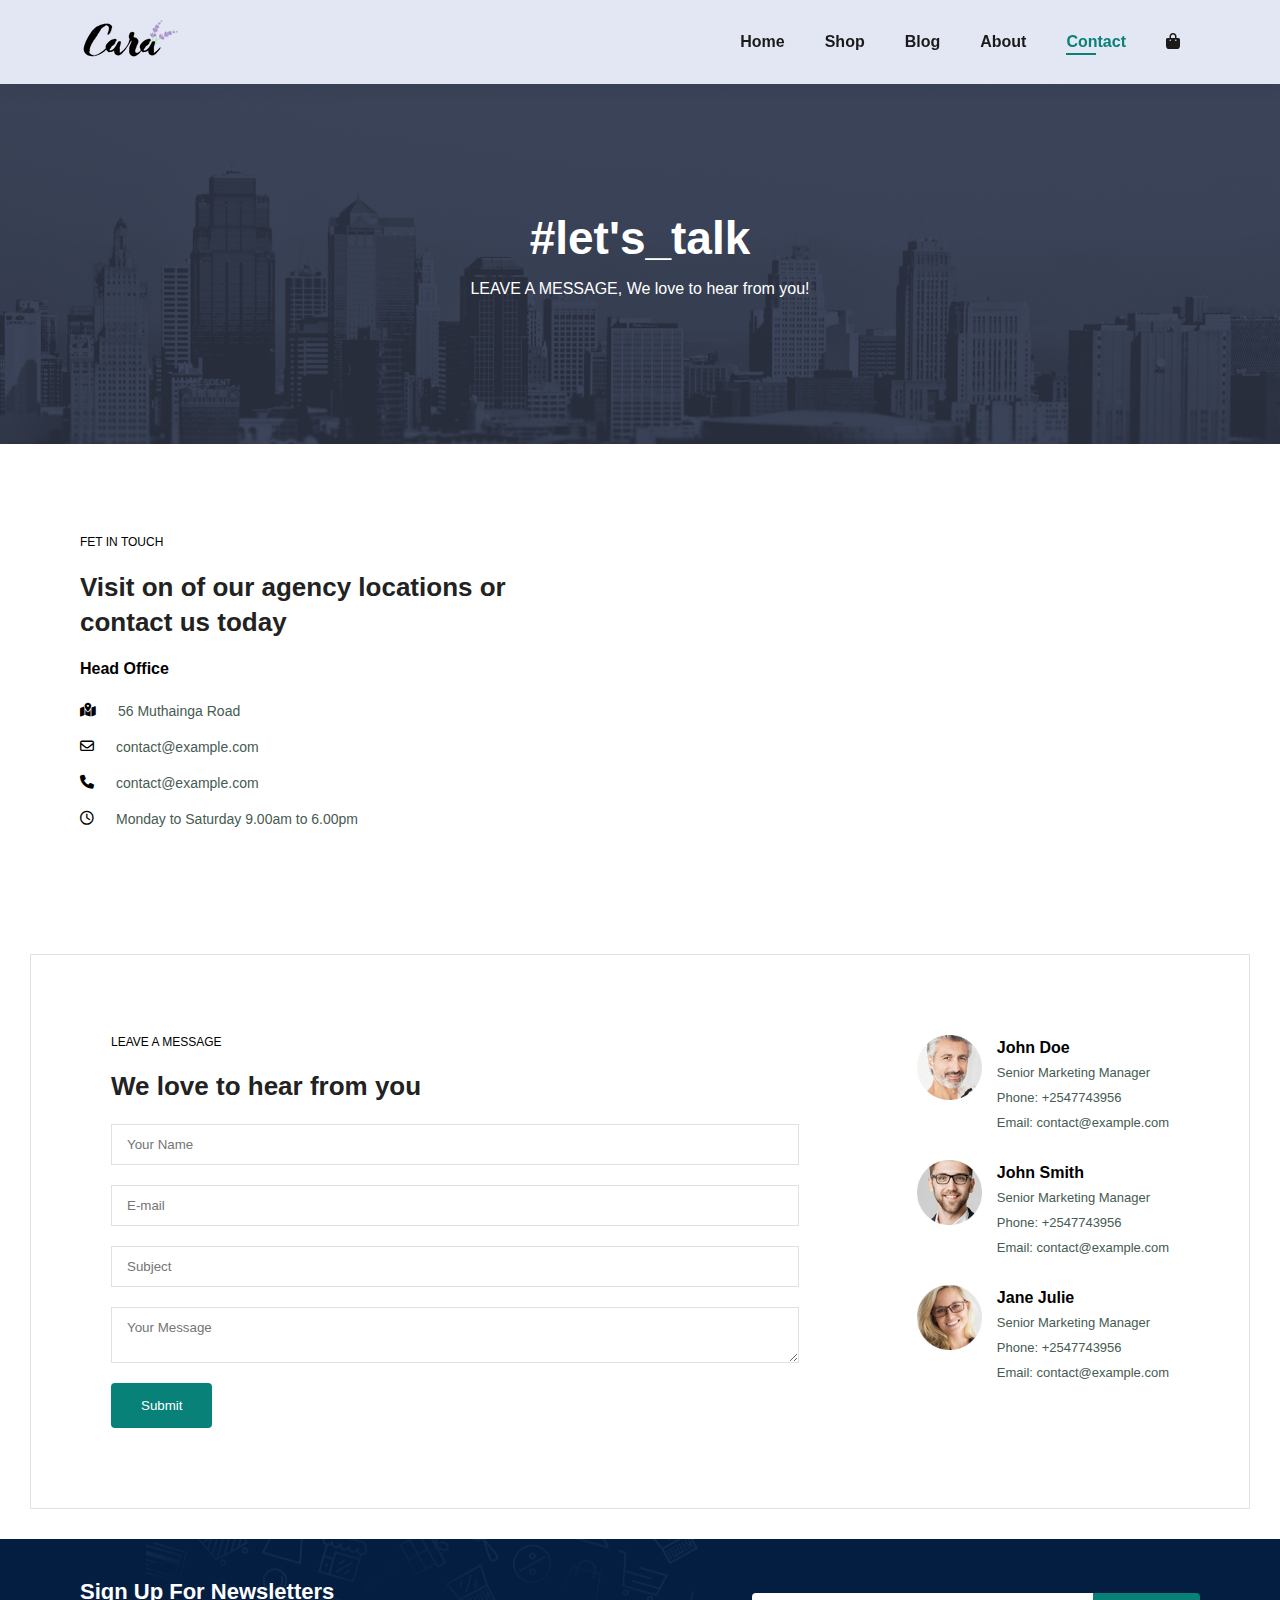
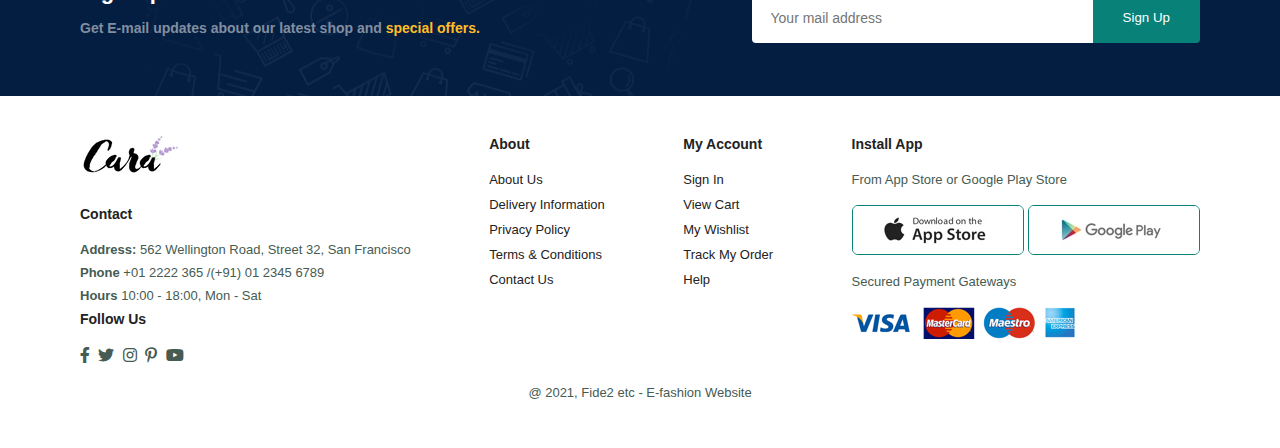
<file: contact.html>
<!DOCTYPE html>
<html lang="en">
<head>

    <meta charset="UTF-8">
    <meta name="viewport" content="width=device-width, initial-scale=1.0">
    <title>E-fashion</title>

    <link rel="stylesheet" href="https://cdnjs.cloudflare.com/ajax/libs/font-awesome/6.0.0/css/all.min.css">

    <link rel="stylesheet" href="style.css">

</head>

<body>

    <section id="header">
        <a href="#"><img src="img/logo.png" class="logo" alt=""></a>
        <div>
            <ul id="navbar">
                <li><a  href="index.html">Home</a></li>
                <li><a href="shop.html">Shop</a></li>
                <li><a href="blog.html">Blog</a></li>
                <li><a href="about.html">About</a></li>
                <li><a class ="active"  href="contact.html">Contact</a></li>
                <li id="lg-bag"><a href="cart.html"><i class="fa-solid fa-bag-shopping"></i></a></li>
                <a href="" id="close"> <i class="fa-regular fa-rectangle-xmark"></i></a>
            </ul>
        </div>
        <div id="mobile">
            <a href="cart.html"><i class="fa-solid fa-bag-shopping"></i></a>
            <i id="bar" class="fa-solid fa-outdent"></i>
        </div>
    </section>

    <section id="page-header" class="about-header">
        <h2>#let's_talk</h2>

        <p>LEAVE A MESSAGE, We love to hear from you!</p>
    </section>

    <section id="contact-details" class="section-p1">
        <div class="details"><span>FET IN TOUCH</span>

            <h2>Visit on of our agency locations or contact us today</h2>
            <h3>Head Office</h3>
            <div>
                <li>
                    <i class="fa-solid fa-map-location-dot"></i>
                    <p>56 Muthainga Road</p>
                </li>
                <li>
                    <i class="fa-regular fa-envelope"></i>
                    <p>contact@example.com</p>
                </li>
                <li>
                    <i class="fa-solid fa-phone"></i>
                    <p>contact@example.com</p>
                </li>
                <li>
                    <i class="fa-regular fa-clock"></i>
                    <p>Monday to Saturday 9.00am to 6.00pm</p>
                </li>
       
            </div>
        </div>

        <div class="map">
            <iframe src="https://www.google.com/maps/embed?pb=!1m18!1m12!1m3!1d255282.32335424496!2d36.84739685!3d-1.3032089500000001!2m3!1f0!2f0!3f0!3m2!1i1024!2i768!4f13.1!3m3!1m2!1s0x182f1172d84d49a7%3A0xf7cf0254b297924c!2sNairobi!5e0!3m2!1ssw!2ske!4v1736761111863!5m2!1ssw!2ske" width="600" height="450" style="border:0;" allowfullscreen="" loading="lazy" referrerpolicy="no-referrer-when-downgrade"></iframe>
        </div>
    </section>

    <section id="form-details">
        <form action="">
            <span>LEAVE A MESSAGE</span>
            <h2>We love to hear from you</h2>
            <input type="text" placeholder="Your Name">
            <input type="text" placeholder="E-mail">
            <input type="text" placeholder="Subject">
            <textarea name="" id="" placeholder="Your Message"></textarea>
            <button class="normal">Submit</button>
        </form>
        <div class="people-details">
            <div>
                <img src="img/people/1.png" alt="">
                <p><span>John Doe</span> Senior Marketing Manager <br> Phone: +2547743956 <br>Email: contact@example.com</p>
            </div>
            <div>
                <img src="img/people/2.png" alt="">
                <p><span>John Smith</span> Senior Marketing Manager <br> Phone: +2547743956 <br>Email: contact@example.com</p>
            </div>
            <div>
                <img src="img/people/3.png" alt="">
                <p><span>Jane Julie</span> Senior Marketing Manager <br> Phone: +2547743956 <br>Email: contact@example.com</p>
            </div>
        </div>
    </section>
                                      
    <section id="newsletter" class="section-p1" class="section-m1">
        <div class="newstext">
            <h4>Sign Up For Newsletters</h4>
            <p>Get E-mail updates about our latest shop and  <span>special offers.</span></p>
        </div>
        <div class="form">
            <input type="text" placeholder="Your mail address">
            <button class="normal">Sign Up</button>
        </div>
    </section>

    <footer class="section-p1">
        <div class="col">
            <img class="logo" src="img/logo.png" alt="">
            <h4>Contact</h4>
            <p> <strong>Address:</strong> 562 Wellington Road, Street 32, San Francisco</p>
            <p> <strong>Phone</strong> +01 2222 365 /(+91) 01 2345 6789</p>
            <p> <strong>Hours</strong> 10:00 - 18:00, Mon - Sat </p>
            <div class="follow">
                <h4>Follow Us</h4>
                <div class="icon">
                    <i class="fa-brands fa-facebook-f"></i>
                    <i class="fa-brands fa-twitter"></i>
                    <i class="fa-brands fa-instagram"></i>
                    <i class="fa-brands fa-pinterest-p"></i>
                    <i class="fa-brands fa-youtube"></i>
                </div>
            </div>

        </div>
        <div class="col">
            <h4>About</h4>
            <a href="#"> About Us</a>
            <a href="#"> Delivery Information</a>
            <a href="#"> Privacy Policy</a>
            <a href="#"> Terms & Conditions</a>
            <a href="#"> Contact Us</a>
        </div>
        <div class="col">
            <h4>My Account</h4>
            <a href="#"> Sign In</a>
            <a href="#"> View Cart</a>
            <a href="#"> My Wishlist</a>
            <a href="#"> Track My Order</a>
            <a href="#"> Help</a>
        </div>
        <div class="col install">
            <h4>Install App</h4>
            <p>From App Store or Google Play Store</p>
            <div class="row">
                <img src="img/pay/app.jpg" alt="">
                <img src="img/pay/play.jpg" alt="">
            </div>
            <p>Secured Payment Gateways</p>
            <img src="img/pay/pay.png" alt="">
        </div>

        <div class="copyright">
            <p>@ 2021, Fide2 etc - E-fashion Website</p>
        </div>
    </footer>

    <script src="script.js"></script>
</body>

</html>
</file>
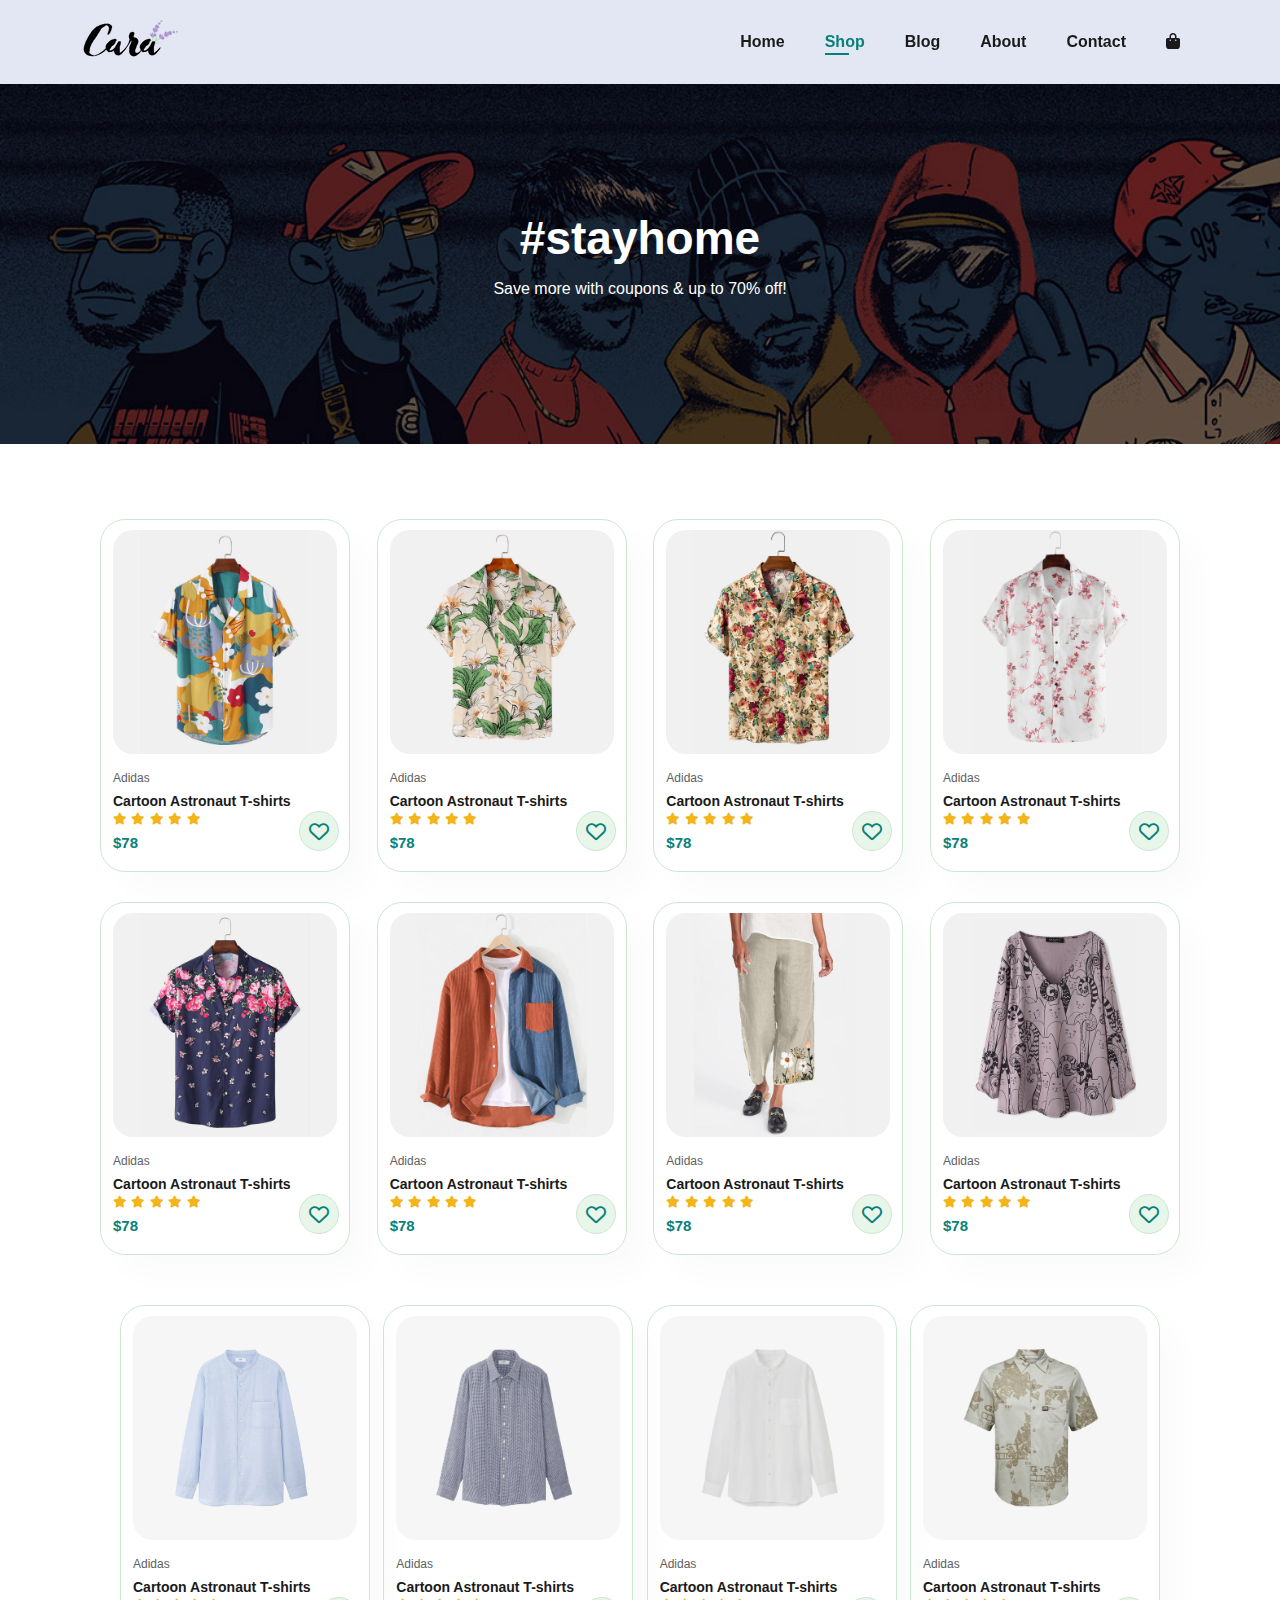
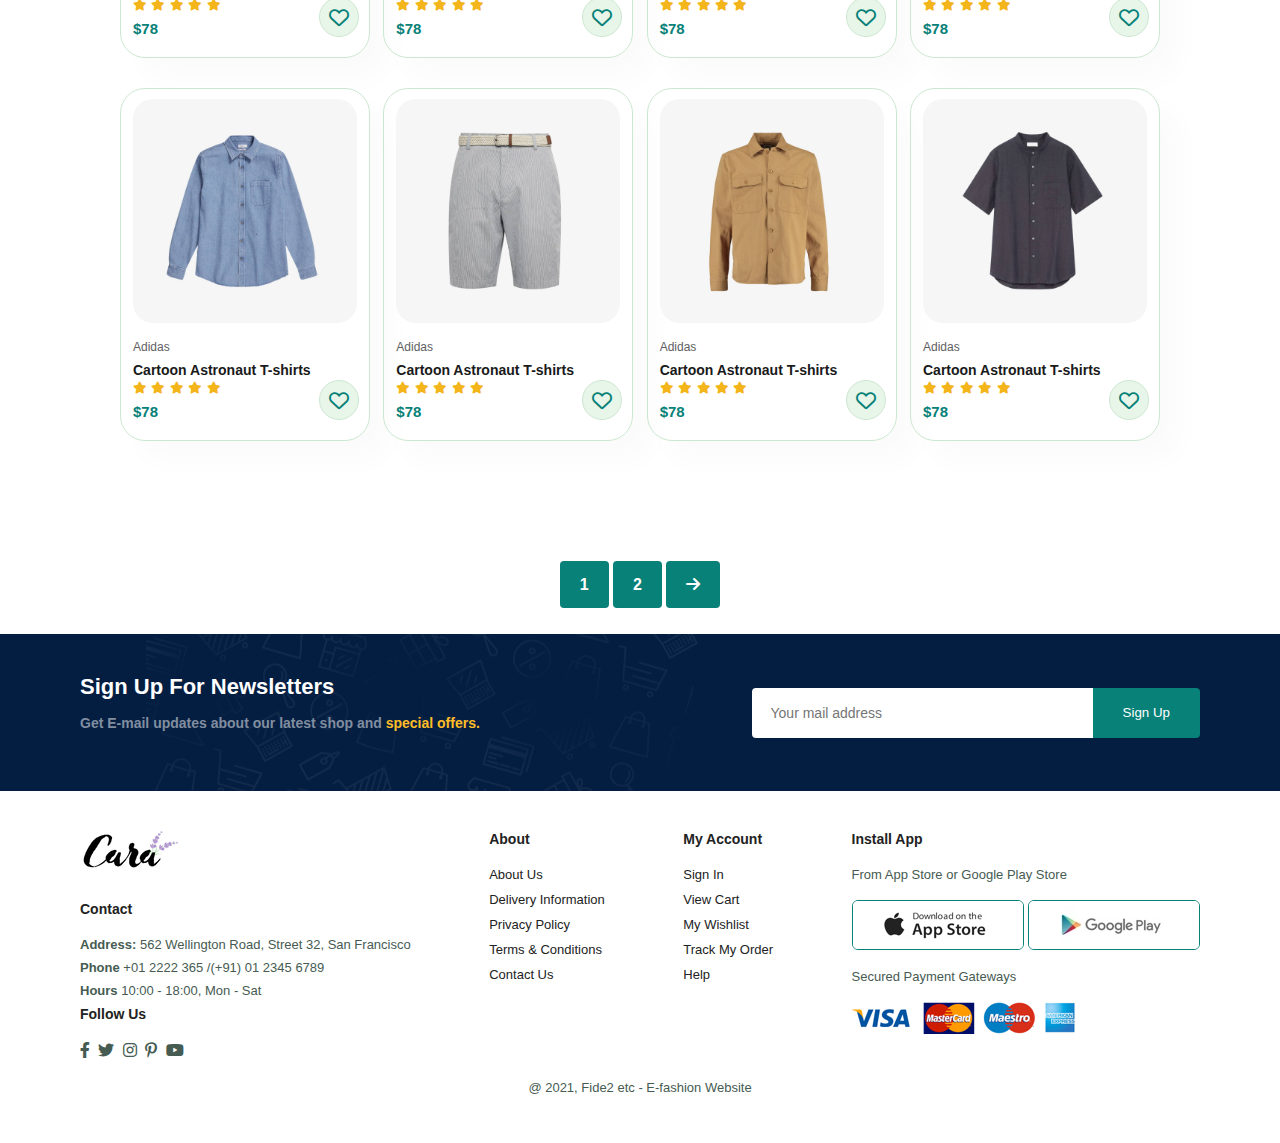
<file: shop.html>
<!DOCTYPE html>
<html lang="en">
<head>

    <meta charset="UTF-8">
    <meta name="viewport" content="width=device-width, initial-scale=1.0">
    <title>E-fashion</title>

    <link rel="stylesheet" href="https://cdnjs.cloudflare.com/ajax/libs/font-awesome/6.0.0/css/all.min.css">

    <link rel="stylesheet" href="style.css">

</head>

<body>

    <section id="header">
        <a href="#"><img src="img/logo.png" class="logo" alt=""></a>
        <div>
            <ul id="navbar">
                <li><a  href="index.html">Home</a></li>
                <li><a class ="active"  href="shop.html">Shop</a></li>
                <li><a href="blog.html">Blog</a></li>
                <li><a href="about.html">About</a></li>
                <li><a href="contact.html">Contact</a></li>
                <li id="lg-bag"><a href="cart.html"><i class="fa-solid fa-bag-shopping"></i></a></li>
                <a href="" id="close"> <i class="fa-regular fa-rectangle-xmark"></i></a>
            </ul>
        </div>
        <div id="mobile">
            <a href="cart.html"><i class="fa-solid fa-bag-shopping"></i></a>
            <i id="bar" class="fa-solid fa-outdent"></i>
        </div>
    </section>

    <section id="page-header">
        <h2>#stayhome</h2>
        <p>Save more with coupons & up to 70% off!</p>
    </section>

    <section id="product1" class="section-p1">
        <div class="pro-container">
            <div class="pro " onclick="window.location.href='sproduct.html'">
                <img src="img/products/f1.jpg" alt="">
                <div class="des">
                    <span>
                        Adidas
                    </span>
                    <h5>Cartoon Astronaut T-shirts</h5>
                    <div class="star">
                        <i class="fa-solid fa-star"></i>
                        <i class="fa-solid fa-star"></i>
                        <i class="fa-solid fa-star"></i>
                        <i class="fa-solid fa-star"></i>
                        <i class="fa-solid fa-star"></i>
                    </div>
                    <h4>$78</h4>
                </div>
                <a href="#">
                    <i class="fa-solid fa-heart custom-icon"></i>


                  </a>
            </div>
            <div class="pro" onclick="window.location.href='sproduct.html'">
                <img src="img/products/f2.jpg" alt="">
                <div class="des">
                    <span>
                        Adidas
                    </span>
                    <h5>Cartoon Astronaut T-shirts</h5>
                    <div class="star">
                        <i class="fa-solid fa-star"></i>
                        <i class="fa-solid fa-star"></i>
                        <i class="fa-solid fa-star"></i>
                        <i class="fa-solid fa-star"></i>
                        <i class="fa-solid fa-star"></i>
                    </div>
                    <h4>$78</h4>
                </div>
                <a href="#">
                    <i class="fa-solid fa-heart custom-icon"></i>


                  </a>
            </div>
            <div class="pro" onclick="window.location.href='sproduct.html'">
                <img src="img/products/f3.jpg" alt="">
                <div class="des">
                    <span>
                        Adidas
                    </span>
                    <h5>Cartoon Astronaut T-shirts</h5>
                    <div class="star">
                        <i class="fa-solid fa-star"></i>
                        <i class="fa-solid fa-star"></i>
                        <i class="fa-solid fa-star"></i>
                        <i class="fa-solid fa-star"></i>
                        <i class="fa-solid fa-star"></i>
                    </div>
                    <h4>$78</h4>
                </div>
                <a href="#">
                    <i class="fa-solid fa-heart custom-icon"></i>


                  </a>
            </div>
            <div class="pro" onclick="window.location.href='sproduct.html'">
                <img src="img/products/f4.jpg" alt="">
                <div class="des">
                    <span>
                        Adidas
                    </span>
                    <h5>Cartoon Astronaut T-shirts</h5>
                    <div class="star">
                        <i class="fa-solid fa-star"></i>
                        <i class="fa-solid fa-star"></i>
                        <i class="fa-solid fa-star"></i>
                        <i class="fa-solid fa-star"></i>
                        <i class="fa-solid fa-star"></i>
                    </div>
                    <h4>$78</h4>
                </div>
                <a href="#">
                    <i class="fa-solid fa-heart custom-icon"></i>


                  </a>
            </div>
            <div class="pro">
                <img src="img/products/f5.jpg" alt="">
                <div class="des">
                    <span>
                        Adidas
                    </span>
                    <h5>Cartoon Astronaut T-shirts</h5>
                    <div class="star">
                        <i class="fa-solid fa-star"></i>
                        <i class="fa-solid fa-star"></i>
                        <i class="fa-solid fa-star"></i>
                        <i class="fa-solid fa-star"></i>
                        <i class="fa-solid fa-star"></i>
                    </div>
                    <h4>$78</h4>
                </div>
                <a href="#">
                    <i class="fa-solid fa-heart custom-icon"></i>


                  </a>
            </div>
            <div class="pro">
                <img src="img/products/f6.jpg" alt="">
                <div class="des">
                    <span>
                        Adidas
                    </span>
                    <h5>Cartoon Astronaut T-shirts</h5>
                    <div class="star">
                        <i class="fa-solid fa-star"></i>
                        <i class="fa-solid fa-star"></i>
                        <i class="fa-solid fa-star"></i>
                        <i class="fa-solid fa-star"></i>
                        <i class="fa-solid fa-star"></i>
                    </div>
                    <h4>$78</h4>
                </div>
                <a href="#">
                    <i class="fa-solid fa-heart custom-icon"></i>


                  </a>
            </div>
            <div class="pro">
                <img src="img/products/f7.jpg" alt="">
                <div class="des">
                    <span>
                        Adidas
                    </span>
                    <h5>Cartoon Astronaut T-shirts</h5>
                    <div class="star">
                        <i class="fa-solid fa-star"></i>
                        <i class="fa-solid fa-star"></i>
                        <i class="fa-solid fa-star"></i>
                        <i class="fa-solid fa-star"></i>
                        <i class="fa-solid fa-star"></i>
                    </div>
                    <h4>$78</h4>
                </div>
                <a href="#">
                    <i class="fa-solid fa-heart custom-icon"></i>


                  </a>
            </div>
            <div class="pro">
                <img src="img/products/f8.jpg" alt="">
                <div class="des">
                    <span>
                        Adidas
                    </span>
                    <h5>Cartoon Astronaut T-shirts</h5>
                    <div class="star">
                        <i class="fa-solid fa-star"></i>
                        <i class="fa-solid fa-star"></i>
                        <i class="fa-solid fa-star"></i>
                        <i class="fa-solid fa-star"></i>
                        <i class="fa-solid fa-star"></i>
                    </div>
                    <h4>$78</h4>
                </div>
                <a href="#">
                    <i class="fa-solid fa-heart custom-icon"></i>


                  </a>
            </div>
            <div class="pro-container">
                    <div class="pro">
                        <img src="img/products/n1.jpg" alt="">
                        <div class="des">
                            <span>
                                Adidas
                            </span>
                            <h5>Cartoon Astronaut T-shirts</h5>
                            <div class="star">
                                <i class="fa-solid fa-star"></i>
                                <i class="fa-solid fa-star"></i>
                                <i class="fa-solid fa-star"></i>
                                <i class="fa-solid fa-star"></i>
                                <i class="fa-solid fa-star"></i>
                            </div>
                            <h4>$78</h4>
                        </div>
                        <a href="#">
                            <i class="fa-solid fa-heart custom-icon"></i>
        
        
                          </a>
                    </div>
                    <div class="pro">
                        <img src="img/products/n2.jpg" alt="">
                        <div class="des">
                            <span>
                                Adidas
                            </span>
                            <h5>Cartoon Astronaut T-shirts</h5>
                            <div class="star">
                                <i class="fa-solid fa-star"></i>
                                <i class="fa-solid fa-star"></i>
                                <i class="fa-solid fa-star"></i>
                                <i class="fa-solid fa-star"></i>
                                <i class="fa-solid fa-star"></i>
                            </div>
                            <h4>$78</h4>
                        </div>
                        <a href="#">
                            <i class="fa-solid fa-heart custom-icon"></i>
        
        
                          </a>
                    </div>
                    
                    <div class="pro">
                        <img src="img/products/n3.jpg" alt="">
                        <div class="des">
                            <span>
                                Adidas
                            </span>
                            <h5>Cartoon Astronaut T-shirts</h5>
                            <div class="star">
                                <i class="fa-solid fa-star"></i>
                                <i class="fa-solid fa-star"></i>
                                <i class="fa-solid fa-star"></i>
                                <i class="fa-solid fa-star"></i>
                                <i class="fa-solid fa-star"></i>
                            </div>
                            <h4>$78</h4>
                        </div>
                        <a href="#">
                            <i class="fa-solid fa-heart custom-icon"></i>
        
        
                          </a>
                    </div>
                    <div class="pro">
                        <img src="img/products/n4.jpg" alt="">
                        <div class="des">
                            <span>
                                Adidas
                            </span>
                            <h5>Cartoon Astronaut T-shirts</h5>
                            <div class="star">
                                <i class="fa-solid fa-star"></i>
                                <i class="fa-solid fa-star"></i>
                                <i class="fa-solid fa-star"></i>
                                <i class="fa-solid fa-star"></i>
                                <i class="fa-solid fa-star"></i>
                            </div>
                            <h4>$78</h4>
                        </div>
                        <a href="#">
                            <i class="fa-solid fa-heart custom-icon"></i>
        
        
                          </a>
                    </div>
                    <div class="pro">
                        <img src="img/products/n5.jpg" alt="">
                        <div class="des">
                            <span>
                                Adidas
                            </span>
                            <h5>Cartoon Astronaut T-shirts</h5>
                            <div class="star">
                                <i class="fa-solid fa-star"></i>
                                <i class="fa-solid fa-star"></i>
                                <i class="fa-solid fa-star"></i>
                                <i class="fa-solid fa-star"></i>
                                <i class="fa-solid fa-star"></i>
                            </div>
                            <h4>$78</h4>
                        </div>
                        <a href="#">
                            <i class="fa-solid fa-heart custom-icon"></i>
        
        
                          </a>
                    </div>
                    <div class="pro">
                        <img src="img/products/n6.jpg" alt="">
                        <div class="des">
                            <span>
                                Adidas
                            </span>
                            <h5>Cartoon Astronaut T-shirts</h5>
                            <div class="star">
                                <i class="fa-solid fa-star"></i>
                                <i class="fa-solid fa-star"></i>
                                <i class="fa-solid fa-star"></i>
                                <i class="fa-solid fa-star"></i>
                                <i class="fa-solid fa-star"></i>
                            </div>
                            <h4>$78</h4>
                        </div>
                        <a href="#">
                            <i class="fa-solid fa-heart custom-icon"></i>
                            <!-- <i class="fa fa-shopping-cart custom-icon"></i> -->
        
        
                          </a>
                    </div>
                    <div class="pro">
                        <img src="img/products/n7.jpg" alt="">
                        <div class="des">
                            <span>
                                Adidas
                            </span>
                            <h5>Cartoon Astronaut T-shirts</h5>
                            <div class="star">
                                <i class="fa-solid fa-star"></i>
                                <i class="fa-solid fa-star"></i>
                                <i class="fa-solid fa-star"></i>
                                <i class="fa-solid fa-star"></i>
                                <i class="fa-solid fa-star"></i>
                            </div>
                            <h4>$78</h4>
                        </div>
                        <a href="#">
                            <i class="fa-solid fa-heart custom-icon"></i>
        
        
                          </a>
                    </div>
                    <div class="pro">
                        <img src="img/products/n8.jpg" alt="">
                        <div class="des">
                            <span>
                                Adidas
                            </span>
                            <h5>Cartoon Astronaut T-shirts</h5>
                            <div class="star">
                                <i class="fa-solid fa-star"></i>
                                <i class="fa-solid fa-star"></i>
                                <i class="fa-solid fa-star"></i>
                                <i class="fa-solid fa-star"></i>
                                <i class="fa-solid fa-star"></i>
                            </div>
                            <h4>$78</h4>
                        </div>
                        <a href="#">
                            <i class="fa-solid fa-heart custom-icon"></i>
        
        
                          </a>
                    </div>
                </div>
    </section>

    <section id="pagination" class="section-p1">
        <a href="#">1</a>
        <a href="#">2</a>
        <a href="#"><i class="fa-solid fa-arrow-right"></i></a>
    </section>

    <section id="newsletter" class="section-p1" class="section-m1">
        <div class="newstext">
            <h4>Sign Up For Newsletters</h4>
            <p>Get E-mail updates about our latest shop and  <span>special offers.</span></p>
        </div>
        <div class="form">
            <input type="text" placeholder="Your mail address">
            <button class="normal">Sign Up</button>
        </div>
    </section>
    
    <footer class="section-p1">
        <div class="col">
            <img class="logo" src="img/logo.png" alt="">
            <h4>Contact</h4>
            <p> <strong>Address:</strong> 562 Wellington Road, Street 32, San Francisco</p>
            <p> <strong>Phone</strong> +01 2222 365 /(+91) 01 2345 6789</p>
            <p> <strong>Hours</strong> 10:00 - 18:00, Mon - Sat </p>
            <div class="follow">
                <h4>Follow Us</h4>
                <div class="icon">
                    <i class="fa-brands fa-facebook-f"></i>
                    <i class="fa-brands fa-twitter"></i>
                    <i class="fa-brands fa-instagram"></i>
                    <i class="fa-brands fa-pinterest-p"></i>
                    <i class="fa-brands fa-youtube"></i>
                </div>
            </div>

        </div>
        <div class="col">
            <h4>About</h4>
            <a href="#"> About Us</a>
            <a href="#"> Delivery Information</a>
            <a href="#"> Privacy Policy</a>
            <a href="#"> Terms & Conditions</a>
            <a href="#"> Contact Us</a>
        </div>
        <div class="col">
            <h4>My Account</h4>
            <a href="#"> Sign In</a>
            <a href="#"> View Cart</a>
            <a href="#"> My Wishlist</a>
            <a href="#"> Track My Order</a>
            <a href="#"> Help</a>
        </div>
        <div class="col install">
            <h4>Install App</h4>
            <p>From App Store or Google Play Store</p>
            <div class="row">
                <img src="img/pay/app.jpg" alt="">
                <img src="img/pay/play.jpg" alt="">
            </div>
            <p>Secured Payment Gateways</p>
            <img src="img/pay/pay.png" alt="">
        </div>

        <div class="copyright">
            <p>@ 2021, Fide2 etc - E-fashion Website</p>
        </div>
    </footer>
    <script src="script.js"></script>
</body>

</html>
</file>
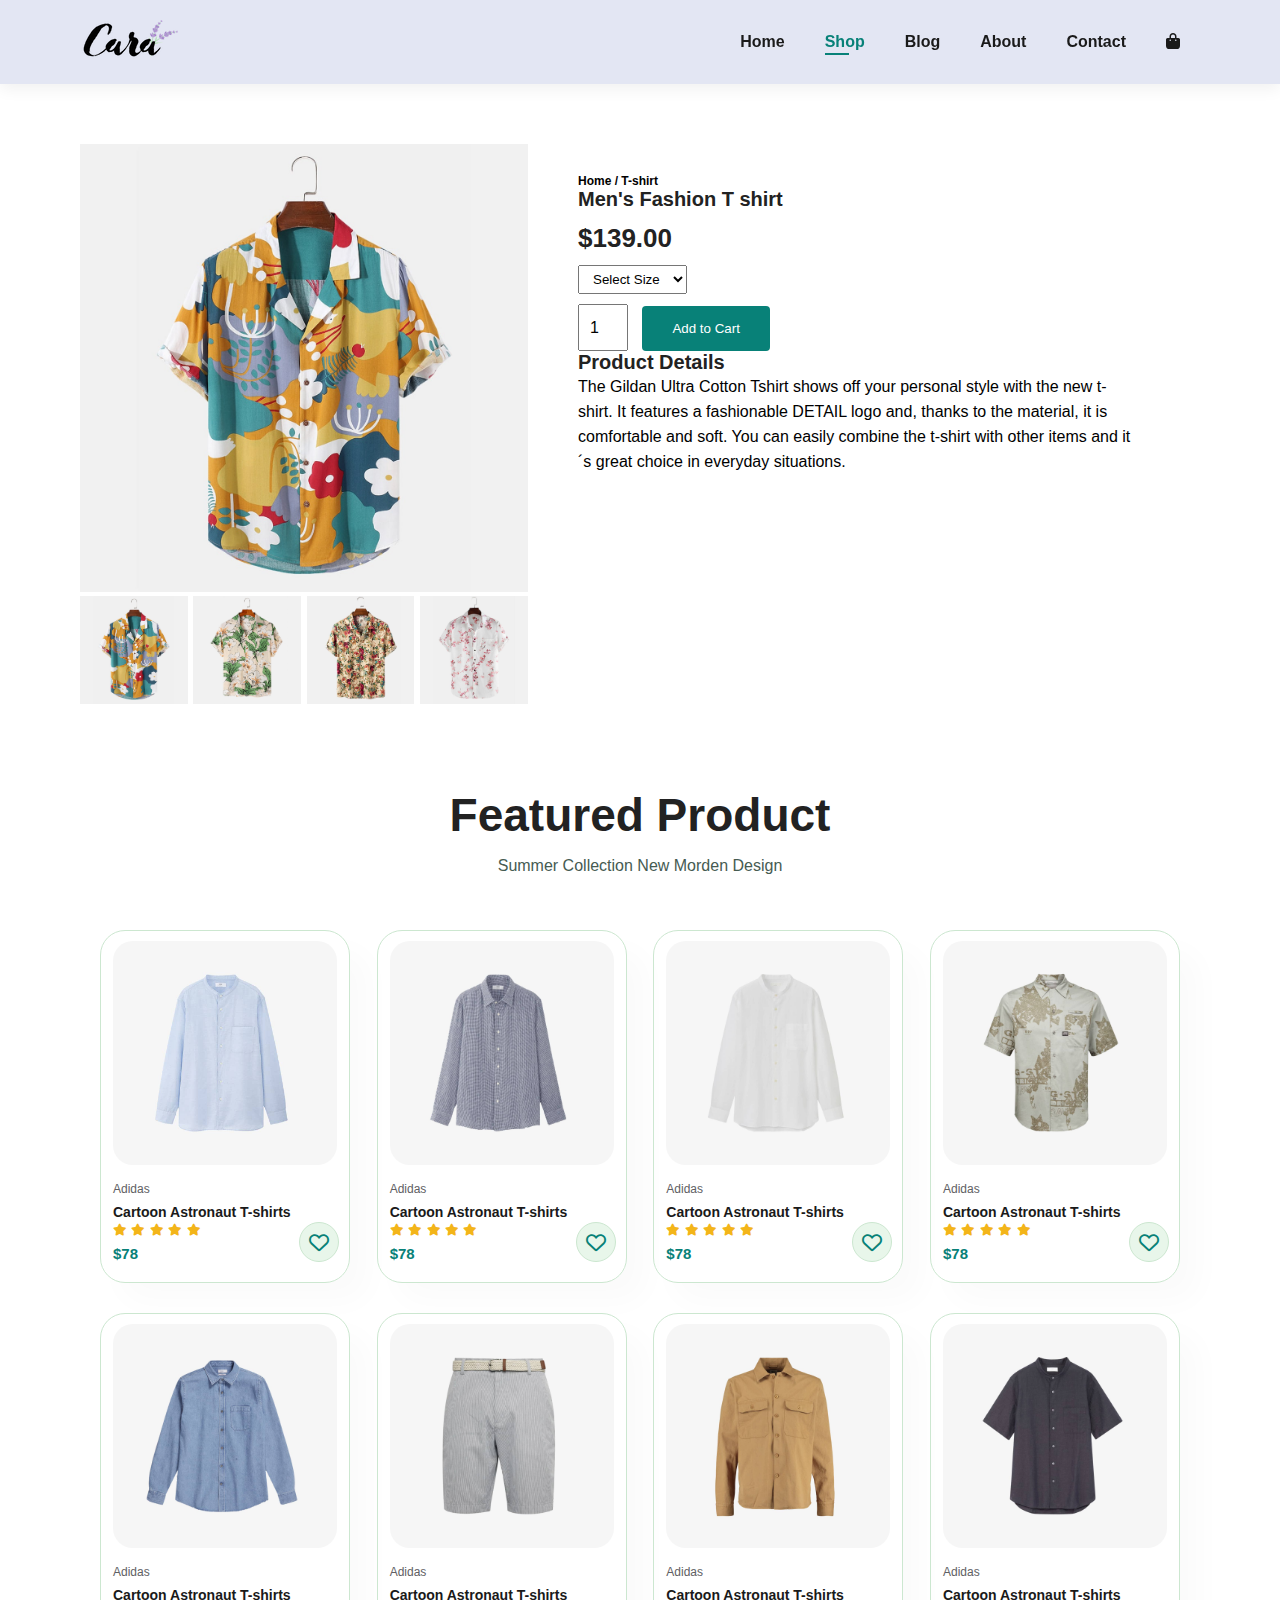
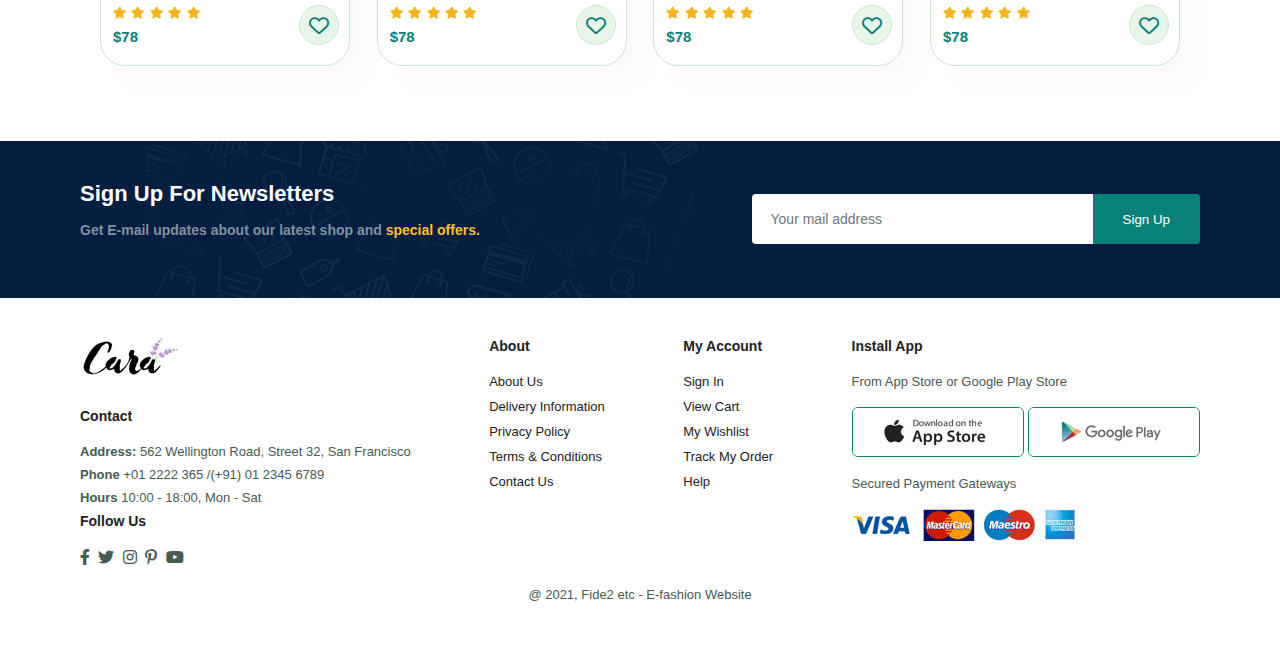
<file: sproduct.html>
<!DOCTYPE html>
<html lang="en">
<head>

    <meta charset="UTF-8">
    <meta name="viewport" content="width=device-width, initial-scale=1.0">
    <title>E-fashion</title>

    <link rel="stylesheet" href="https://cdnjs.cloudflare.com/ajax/libs/font-awesome/6.0.0/css/all.min.css">

    <link rel="stylesheet" href="style.css">

</head>

<body>

    <section id="header">
        <a href="#"><img src="img/logo.png" class="logo" alt=""></a>
        <div>
            <ul id="navbar">
                <li><a  href="index.html">Home</a></li>
                <li><a class ="active"  href="shop.html">Shop</a></li>
                <li><a href="blog.html">Blog</a></li>
                <li><a href="about.html">About</a></li>
                <li><a href="contact.html">Contact</a></li>
                <li id="lg-bag"><a href="cart.html"><i class="fa-solid fa-bag-shopping"></i></a></li>
                <a href="" id="close"> <i class="fa-regular fa-rectangle-xmark"></i></a>
            </ul>
        </div>
        <div id="mobile">
            <a href="cart.html"><i class="fa-solid fa-bag-shopping"></i></a>
            <i id="bar" class="fa-solid fa-outdent"></i>
        </div>
    </section>

    <section id="prodetails" class="section-p1">
        <div class="single-pro-image">
            <img src="img/products/f1.jpg" width="100%" id="MainImg" alt="">

            <div class="small-img-group">
                <div class="small-img-col">
                    <img src="img/products/f1.jpg" width="100%" class="small-img" alt="">
                </div>
                <div class="small-img-col">
                    <img src="img/products/f2.jpg" width="100%" class="small-img" alt="">
                </div>
                <div class="small-img-col">
                    <img src="img/products/f3.jpg" width="100%" class="small-img" alt="">
                </div>
                <div class="small-img-col">
                    <img src="img/products/f4.jpg" width="100%" class="small-img" alt="">
                </div>
            </div>
        </div>

        <div class="single-product-details">
            <h6>Home / T-shirt</h6>
            <h4>Men's Fashion T shirt</h4>
            <h2>$139.00</h2>

            <select>
                <option >Select Size</option>
                <option >XL</option>
                <option >XXL</option>
                <option >Medium</option>
                <option >Small</option>
                <option >Large</option>
            </select>

            <input type="number" value="1">
            <button class="normal">Add to Cart</button>
            <h4>Product Details</h4>
            <span>
                The Gildan Ultra Cotton Tshirt shows off your personal style with the new t-shirt. 
                It features a fashionable DETAIL logo and, thanks to the material, it is comfortable and soft. 
                You can easily combine the t-shirt with other items and it´s great choice in everyday situations.
            </span>
        </div>
    </section>

    <section id="new-arrivals" class="section-p1">
        <h2>Featured Product</h2>
        <p>Summer Collection New Morden Design</p>
        <div class="arrival-container">
            <div class="arrival">
                <img src="img/products/n1.jpg" alt="">
                <div class="des">
                    <span>
                        Adidas
                    </span>
                    <h5>Cartoon Astronaut T-shirts</h5>
                    <div class="star">
                        <i class="fa-solid fa-star"></i>
                        <i class="fa-solid fa-star"></i>
                        <i class="fa-solid fa-star"></i>
                        <i class="fa-solid fa-star"></i>
                        <i class="fa-solid fa-star"></i>
                    </div>
                    <h4>$78</h4>
                </div>
                <a href="#">
                    <i class="fa-solid fa-heart custom-icon"></i>


                  </a>
            </div>
            <div class="arrival">
                <img src="img/products/n2.jpg" alt="">
                <div class="des">
                    <span>
                        Adidas
                    </span>
                    <h5>Cartoon Astronaut T-shirts</h5>
                    <div class="star">
                        <i class="fa-solid fa-star"></i>
                        <i class="fa-solid fa-star"></i>
                        <i class="fa-solid fa-star"></i>
                        <i class="fa-solid fa-star"></i>
                        <i class="fa-solid fa-star"></i>
                    </div>
                    <h4>$78</h4>
                </div>
                <a href="#">
                    <i class="fa-solid fa-heart custom-icon"></i>


                  </a>
            </div>
            <div class="arrival">
                <img src="img/products/n3.jpg" alt="">
                <div class="des">
                    <span>
                        Adidas
                    </span>
                    <h5>Cartoon Astronaut T-shirts</h5>
                    <div class="star">
                        <i class="fa-solid fa-star"></i>
                        <i class="fa-solid fa-star"></i>
                        <i class="fa-solid fa-star"></i>
                        <i class="fa-solid fa-star"></i>
                        <i class="fa-solid fa-star"></i>
                    </div>
                    <h4>$78</h4>
                </div>
                <a href="#">
                    <i class="fa-solid fa-heart custom-icon"></i>


                  </a>
            </div>
            <div class="arrival">
                <img src="img/products/n4.jpg" alt="">
                <div class="des">
                    <span>
                        Adidas
                    </span>
                    <h5>Cartoon Astronaut T-shirts</h5>
                    <div class="star">
                        <i class="fa-solid fa-star"></i>
                        <i class="fa-solid fa-star"></i>
                        <i class="fa-solid fa-star"></i>
                        <i class="fa-solid fa-star"></i>
                        <i class="fa-solid fa-star"></i>
                    </div>
                    <h4>$78</h4>
                </div>
                <a href="#">
                    <i class="fa-solid fa-heart custom-icon"></i>


                  </a>
            </div>
            <div class="arrival">
                <img src="img/products/n5.jpg" alt="">
                <div class="des">
                    <span>
                        Adidas
                    </span>
                    <h5>Cartoon Astronaut T-shirts</h5>
                    <div class="star">
                        <i class="fa-solid fa-star"></i>
                        <i class="fa-solid fa-star"></i>
                        <i class="fa-solid fa-star"></i>
                        <i class="fa-solid fa-star"></i>
                        <i class="fa-solid fa-star"></i>
                    </div>
                    <h4>$78</h4>
                </div>
                <a href="#">
                    <i class="fa-solid fa-heart custom-icon"></i>


                  </a>
            </div>
            <div class="arrival">
                <img src="img/products/n6.jpg" alt="">
                <div class="des">
                    <span>
                        Adidas
                    </span>
                    <h5>Cartoon Astronaut T-shirts</h5>
                    <div class="star">
                        <i class="fa-solid fa-star"></i>
                        <i class="fa-solid fa-star"></i>
                        <i class="fa-solid fa-star"></i>
                        <i class="fa-solid fa-star"></i>
                        <i class="fa-solid fa-star"></i>
                    </div>
                    <h4>$78</h4>
                </div>
                <a href="#">
                    <i class="fa-solid fa-heart custom-icon"></i>


                  </a>
            </div>
            <div class="arrival">
                <img src="img/products/n7.jpg" alt="">
                <div class="des">
                    <span>
                        Adidas
                    </span>
                    <h5>Cartoon Astronaut T-shirts</h5>
                    <div class="star">
                        <i class="fa-solid fa-star"></i>
                        <i class="fa-solid fa-star"></i>
                        <i class="fa-solid fa-star"></i>
                        <i class="fa-solid fa-star"></i>
                        <i class="fa-solid fa-star"></i>
                    </div>
                    <h4>$78</h4>
                </div>
                <a href="#">
                    <i class="fa-solid fa-heart custom-icon"></i>


                  </a>
            </div>
            <div class="arrival">
                <img src="img/products/n8.jpg" alt="">
                <div class="des">
                    <span>
                        Adidas
                    </span>
                    <h5>Cartoon Astronaut T-shirts</h5>
                    <div class="star">
                        <i class="fa-solid fa-star"></i>
                        <i class="fa-solid fa-star"></i>
                        <i class="fa-solid fa-star"></i>
                        <i class="fa-solid fa-star"></i>
                        <i class="fa-solid fa-star"></i>
                    </div>
                    <h4>$78</h4>
                </div>
                <a href="#">
                    <i class="fa-solid fa-heart custom-icon"></i>


                  </a>
            </div>
        </div>

    </section>

    <section id="newsletter" class="section-p1" class="section-m1">
        <div class="newstext">
            <h4>Sign Up For Newsletters</h4>
            <p>Get E-mail updates about our latest shop and  <span>special offers.</span></p>
        </div>
        <div class="form">
            <input type="text" placeholder="Your mail address">
            <button class="normal">Sign Up</button>
        </div>
    </section>

    <footer class="section-p1">
        <div class="col">
            <img class="logo" src="img/logo.png" alt="">
            <h4>Contact</h4>
            <p> <strong>Address:</strong> 562 Wellington Road, Street 32, San Francisco</p>
            <p> <strong>Phone</strong> +01 2222 365 /(+91) 01 2345 6789</p>
            <p> <strong>Hours</strong> 10:00 - 18:00, Mon - Sat </p>
            <div class="follow">
                <h4>Follow Us</h4>
                <div class="icon">
                    <i class="fa-brands fa-facebook-f"></i>
                    <i class="fa-brands fa-twitter"></i>
                    <i class="fa-brands fa-instagram"></i>
                    <i class="fa-brands fa-pinterest-p"></i>
                    <i class="fa-brands fa-youtube"></i>
                </div>
            </div>

        </div>
        <div class="col">
            <h4>About</h4>
            <a href="#"> About Us</a>
            <a href="#"> Delivery Information</a>
            <a href="#"> Privacy Policy</a>
            <a href="#"> Terms & Conditions</a>
            <a href="#"> Contact Us</a>
        </div>
        <div class="col">
            <h4>My Account</h4>
            <a href="#"> Sign In</a>
            <a href="#"> View Cart</a>
            <a href="#"> My Wishlist</a>
            <a href="#"> Track My Order</a>
            <a href="#"> Help</a>
        </div>
        <div class="col install">
            <h4>Install App</h4>
            <p>From App Store or Google Play Store</p>
            <div class="row">
                <img src="img/pay/app.jpg" alt="">
                <img src="img/pay/play.jpg" alt="">
            </div>
            <p>Secured Payment Gateways</p>
            <img src="img/pay/pay.png" alt="">
        </div>

        <div class="copyright">
            <p>@ 2021, Fide2 etc - E-fashion Website</p>
        </div>
    </footer>

    <script src="script.js"></script>
</body>

</html>
</file>
<file: style.css>
@import url('https://fonts.googleapis.com/css2?family=League+Spartan:wght@100..900&display=swap');
*{
    margin: 0;
    padding: 0;
    box-sizing: border-box;
    font-family: 'League+Spartan',sans-serif ;
}
h1{
    font-size: 50px;
    line-height: 64px;
    color: #222;
}
h2{
    font-size: 46px;
    line-height: 54px;
    color: #222;
}
h4{
    font-size: 20px;
    color: #222;
}
h6{
    font-size: 12px;
    font-weight: 700;
}
p{
    font-size: 16px;
    color:#465b52;
    margin: 15px 0 20px 0;
}
.section-p1{
    padding: 40px 80px;
}
.section-m1{
    margin: 40px 0;
}
button.normal{
    font: 14px;
    font-weight: 600px;
    padding: 15px 30px;
    color: #000;
    background-color: #fff;
    border-radius: 4px;
    cursor: pointer;
    border: none;
    outline: none;
    transition: 0.2s;
}
button.normal{
    font: 14px;
    font-weight: 600px;
    padding: 15px 30px;
    color: #000;
    background-color: #fff;
    border-radius: 4px;
    cursor: pointer;
    border: none;
    outline: none;
    transition: 0.2s;
}button.white{
    font: 13px;
    font-weight: 600px;
    padding: 11px 18px;
    color: #fff;
    background-color:transparent;
    cursor: pointer;
    border: 1px solid #fff;
    outline: none;
    transition: 0.2s;
}




body{
    width: 100%;
}
/*header start*/
#header{
    display: flex;
    align-items: center;
    justify-content: space-between;
    padding: 20px 80px;
    background: #E3E6F3;
    box-shadow: 0 5px 15px rgba(0, 0, 0, 0.06);
    z-index: 999;
    position: sticky;
    top: 0;
    left: 0;

}
#navbar{
    display: flex;
    align-items: center;
    justify-content: center;
}
#navbar li{
    list-style: none;
    padding: 0 20px;
    position: relative;
}
#navbar li a{
    text-decoration: none;
    font-size: 16px;
    font-weight: 600;
    color: #1a1a1a;
    transition: 0.3s ease;
}
#navbar li a:hover,
#navbar li a.active {
    color: #088178;

}
#navbar li a.active::after,
#navbar li a:hover::after
{
    content: "";
    width: 30%;
    height: 2px;
    background: #088178;
    position: absolute;
    bottom: -4px;
    left: 20px;
}

#mobile {
  display: none;
  align-items: center;
}
#close {
  display: none;
}
/*Home page */
#hero{
    background-image: url("img/hero4.png");
    height: 90vh;
    width: 100%;
    background-size: cover;
    background-position: top 25% right 0;
    padding: 0 80px;
    display: flex;
    flex-direction: column;
    align-items: flex-start;
    justify-content: center;
}
#hero h4{
    padding-bottom: 15px;
}
#hero h1{
    color: #088178;
}
#hero button{
    background-image: url("img/button.png");
    background-color: transparent;
    color: #088178;
    border: 0;
    padding: 14px 80px 14px 65px;
    background-repeat: no-repeat;
    cursor: pointer;
    font-weight: 700;
    font-family: 15px;

}
#feature{
    display: flex;
    align-items: center;
    justify-content: space-between;
    flex-wrap: wrap;
}
#feature .fe-box{
    width: 180px;
    text-align: center;
    padding: 25px 15px;
    box-shadow: 20px 20px 34px rgba(0, 0, 0, 0.03);
    border: 1px solid #cce7d0;
    border-radius: 4px;
    margin: 15px 0;
}
#feature .fe-box:hover{
    box-shadow: 10px 10px 54px rgba(70,62 ,221,0.1 );
}
#feature .fe-box img{
    width: 100%;
    margin-bottom: 10px;
}
#feature .fe-box h6{
    display: inline-block;
    padding: 9px 8px 6px 8px;
    line-height: 1;
    border-radius: 4px;
    color: #088178;
    background-color: #fddde4;
}
#feature .fe-box:nth-child(2) h6{
    background-color: #cdebbc;

}
#feature .fe-box:nth-child(3) h6{
    background-color: #d1e8f2;

}
#feature .fe-box:nth-child(4) h6{
    background-color: #cdd4f8;

}
#feature .fe-box:nth-child(5) h6{
    background-color: #f6dbf6;

}
#feature .fe-box:nth-child(6) h6{
    background-color: #fff2e5;

}
#product1{
    text-align: center;
}
#product1 .pro-container{
    display: flex;
    justify-content: space-between;
    flex-wrap: wrap;
    padding: 20px;
}
#product1 .pro{
    width: 23%;
    min-width: 250px;
    padding: 10px 12px ;
    border: 1px solid #cce7d0;
    border-radius: 25px;
    cursor: pointer;
    box-shadow: 20px 20px 30px rgba(0, 0, 0, 0.02);
    margin: 15px 0;
    position: relative;
}
#product1 .pro:hover{
    box-shadow: 20px 20px 30px rgba(0, 0, 0, 0.06);
}

#product1 .pro img{
    width: 100%;
    border-radius: 20px;
}
#product1 .pro .des{
    text-align: start;
    padding: 10px 0;
}
#product1 .pro .des span{
    color: #606063;
    font-size: 12px;
}
#product1 .pro .des h5{
    padding-top: 7px;
    color: #1a1a1a;
    font-size: 14px;
}
#product1 .pro .des i{
    font-size: 12px;
    color: rgb(243, 181,25);
}
#product1 .pro .des h4{
    padding-top: 7px;
    font-size: 15px;
    font-weight: 700;
    color: #088178;

}
#product1 .pro .custom-icon {
    display: inline-block; /* Ensures proper rendering as a block element */
    width: 40px !important; /* Circle width */
    height: 40px !important; /* Circle height */
    line-height: 40px; /* Aligns the icon vertically */
    border-radius: 50%; /* Makes the element circular */
    font-size: 20px; /* Adjusts icon size inside the circle */
    text-align: center; /* Centers the icon horizontally */
    font-weight: 500; /* Optional: Font weight (doesn't affect Font Awesome icons) */
    background-color: #e8f6ea; /* Circle background */
    color: #088178; /* Icon color */
    border: 1px solid #cce7d0;
    position: absolute;
    bottom: 20px;
    right: 10px;
  }
  
  #product1 .pro .custom-icon:hover {
    background-color: #cce7d0; /* Slightly darker background on hover */
    color: #066b57; /* Darker icon color on hover */
  }

  /* Banner section */
  #banner{
    display: flex;
    flex-direction: column;
    justify-content: center;
    align-items: center;
    text-align: center;
    background-image: url(img/banner/b2.jpg);
    width: 100%;
    height: 40vh;
    background-size: cover;
    background-position: center;
  }
  #banner h4{
    color: #fff;
    font-size: 16px;
  }
  #banner h2{
    color: #fff;
    font-size: 30px;
    padding: 10px 0;
  }
  #banner h2 span{
    color: #ef3636;
  }
  #banner button:hover{
    background-color: #088178;
    color: #fff;
  }
  

  /* New Arrival section */
  #new-arrivals{
    text-align: center;
  }
  #new-arrivals .arrival-container{
    display: flex;
    flex-wrap: wrap;
    justify-content: space-between;
    padding: 20px;
  }

  #new-arrivals .arrival:hover{
    box-shadow: 20px 20px 30px rgba(0, 0, 0, 0.06);
}

  #new-arrivals .arrival{
    width: 23%;
    min-width: 250px;
    padding: 10px 12px ;
    border: 1px solid #cce7d0;
    border-radius: 25px;
    cursor: pointer;
    box-shadow: 20px 20px 30px rgba(0, 0, 0, 0.02);
    margin: 15px 0;
    position: relative;
  }
  #new-arrivals .arrival img{
    width: 100%;
    border-radius: 20px;
}
#new-arrivals .arrival .des{
    text-align: start;
    padding: 10px 0;
}
#new-arrivals .arrival .des span{
    color: #606063;
    font-size: 12px;
}
#new-arrivals .arrival .des h5{
    padding-top: 7px;
    color: #1a1a1a;
    font-size: 14px;
}
#new-arrivals .arrival .des i{
    font-size: 12px;
    color: rgb(243, 181,25);
}
#new-arrivals .arrival .des h4{
    padding-top: 7px;
    font-size: 15px;
    font-weight: 700;
    color: #088178;

}
#new-arrivals .arrival .custom-icon {
    display: inline-block; /* Ensures proper rendering as a block element */
    width: 40px !important; /* Circle width */
    height: 40px !important; /* Circle height */
    line-height: 40px; /* Aligns the icon vertically */
    border-radius: 50%; /* Makes the element circular */
    font-size: 20px; /* Adjusts icon size inside the circle */
    text-align: center; /* Centers the icon horizontally */
    font-weight: 500; /* Optional: Font weight (doesn't affect Font Awesome icons) */
    background-color: #e8f6ea; /* Circle background */
    color: #088178; /* Icon color */
    border: 1px solid #cce7d0;
    position: absolute;
    bottom: 20px;
    right: 10px;
  }
  
  #new-arrivals .arrival .custom-icon:hover {
    background-color: #cce7d0; /* Slightly darker background on hover */
    color: #066b57; /* Darker icon color on hover */
  }
/* Small banner section */
#sm-banner {
    display: flex;
    justify-content: space-between;
    flex-wrap: wrap;
}
  #sm-banner .banner-box{
    display: flex;
    flex-direction: column;
    justify-content: center;
    align-items: flex-start;
    background-image: url(img/banner/b17.jpg);
    min-width: 580px;
    height: 50vh;
    background-size: cover;
    background-position: center;
    padding: 30px;
  }
  #sm-banner .banner-box2{
    background-image: url("img/banner/b10.jpg");
  }
  #sm-banner h4{
    color: #fff;
    font-size: 20px;
    font-weight: 300;

  }
  #sm-banner h2{
    color: #fff;
    font-size: 28px;
    font-weight: 800;

  }
  #sm-banner span{
    color:#fff;
    font-size: 14px;
    font-weight: 500;
    padding-bottom: 15px;
  }
  #sm-banner .banner-box:hover button{
    background-color: #088178;
    border: 1px solid #088178;
  }
  #banner3{
    display: flex;
    justify-content: space-between;
    flex-wrap: wrap;
    padding: 0 80px;
  }
  #banner3 .banner-box{
    display: flex;
    flex-direction: column;
    justify-content: center;
    align-items: flex-start;
    background-image: url(img/banner/b7.jpg);
    min-width: 30%;
    height: 30vh;
    background-size: cover;
    background-position: center;
    padding: 20px;
    margin-bottom: 20px;
  }
  #banner3 h2{
    color:#fff;
    font-weight: 900;
    font-size: 22px;
  }
  #banner3 h3{
    color: #ec544e;
    font-weight: 800;
    font-size: 15px;
  }
  #banner3 .banner-box2{
    background-image: url(img/banner/b4.jpg);
  }
  #banner3 .banner-box3{
    background-image: url(img/banner/b18.jpg);
  }

  /*News letter section*/

  #newsletter {
    display: flex;
    justify-content: space-between;
    flex-wrap: wrap;
    align-items: center;
    background-image: url(img/banner/b14.png);
    background-repeat: no-repeat;
    background-position: 20% 30%;
    background-color: #041e42;

  }
  #newsletter h4{
    font-size: 22px;
    font-weight: 700;
    color: #fff;
  }
  #newsletter p{
    font-size: 14px;
    font-weight: 600;
    color: #818ea0;
  }
  #newsletter p span{
    color: #ffbd27;
  }
  #newsletter .form {
    display: flex;
    width: 40%;
  }
  #newsletter input{
    height: 3.125rem;
    padding: 0 1.25em;
    font-size: 14px;
    width:100%;
    border: 1px solid transparent;
    border-radius: 4px;
    outline: none;
    border-top-right-radius:0 ;
    border-bottom-right-radius:0 ;
  }
  #newsletter button{
    background-color: #088178;
    color: #fff;
    white-space: nowrap;
    border-top-left-radius:0 ;
    border-bottom-left-radius:0 ;
  }


  /*footer page*/

  footer {
    display: flex;
    flex-wrap: wrap;
    justify-content: space-between;
  }
  footer  .col{
    display: flex;
    flex-direction: column;
    align-items: flex-start;
    margin-bottom: 20px;;
  }
  footer .logo{
    margin-bottom: 30px;

  }
  footer h4{
    font-size: 14px;
    padding-bottom: 20px;
  }
  footer p{
    font-size: 13px;
    margin: 0 0 8px 0;
  }
  footer a{
    font-size: 13px;
    text-decoration: none;
    color: #222;
    margin-bottom: 10px
  }
  
  footer .follow i {
    color: #465b52;
    padding-right: 4px;
    cursor: pointer;
  }

  footer .follow i:hover,
  footer a:hover{
    color: #088178;
  }

  footer .install .row img{
    border: 1px solid #088178;
    border-radius:6px;

  }
  footer .install img{
    margin: 10px 0 15px 0;
  }
  footer .copyright{
    width:100%;
    text-align: center;
  }


    /*Shop page*/
    #page-header{
      background-image: url(img/banner/b1.jpg);
      width: 100%;
      height: 40vh;
      background-size: cover;
      display: flex;
      justify-content: center;
      text-align: center;
      flex-direction: column;
      padding: 14px;
    }
    #page-header h2 ,
    #page-header p {
      color: #fff;
    }
    #pagination {
      text-align: center;
    }
    #pagination a{
      text-decoration: none;
      background-color: #088178;
      padding: 15px 20px;
      border-radius: 4px;
      color: #fff;
      font-weight: 600;
    }
    #pagination a i{
      font-weight: 600;
      font-size: 16px;
    }
    /*single product detail page*/

    #prodetails{
      display: flex;
      margin-top: 20px;
    }

    #prodetails .single-pro-image {
      width: 40%;
      margin-right: 50px;
    }

    .small-img-group{
      display: flex;
      justify-content: space-between;
    }

    .small-img-col{
      flex-basis: 24%;
      cursor: pointer;
    }
    #prodetails .single-product-details{
      width: 50%;
      padding-top: 30px;
    }
    #prodetails .single-product-details h4{
      padding: 40px 0 20p 0;
    }
    #prodetails .single-product-details h2{
      font-size: 26px;
    }
    #prodetails .single-product-details select{
      display: block;
      padding: 5px 10px;
      margin-bottom: 10px;
    }
    #prodetails .single-product-details input{
      width: 50px;
      height: 47px;
      padding-left: 10px;
      font-size: 16px;
      margin-right: 10px;
    }

    #prodetails .single-product-details input:focus{
      outline: none;
    }
    #prodetails .single-product-details button{
      background-color: #088178;
      color: #fff;
    }
    #prodetails .single-product-details span{
      line-height: 25px;
    }


    /*Blog Page*/
    #page-header.blog-header{
      background-image: url(img/banner/b19.jpg);
    }
    #blog{
      padding: 150px 150px 0 150px;
    }
    #blog .blog-box{
      display: flex;
      align-items: center;
      width: 100%;
      position: relative;
      padding-bottom: 90px;
    }
    #blog .blog-img{
      width: 50%;
      margin-right: 40px;
    }
    #blog img{
      width: 100%;
      height: 300px;
      object-fit: cover;
    }
    #blog .blog-details{
      width: 50%;
    
    }
    #blog .blog-details a{
      text-decoration: none;
      font-size: 11px;
      color: #000;
      font-weight: 700;
      position: relative;
      transition: 0.3s;
    }
    #blog .blog-details a::after{
      content: "";
      width: 50px;
      height: 1px;
      background-color: #000;
      position: absolute;
      top: 4px;
      right: -60px;
    }

    #blog .blog-details a:hover::after{
      background-color: #088178;
    }
    
    #blog .blog-details a:hover{
      color: #088178;
    }
    #blog .blog-box h1{
      position: absolute;
      top: -40px;
      left: 0;
      font-size: 70px;
      font-weight: 700;
      color: #c9cbce;
      z-index: -9;
    }



    /* About page */
    #page-header.about-header{
      background-image: url(img/about/banner.png);
    }
    #about-head{
      display: flex;
      align-items: center;
    }
    #about-head img {
      width: 50%;
      height: auto;
    }
    #about-head div{
      padding-left: 40px;
      width: 50%;
    }

    #about-app{
      text-align: center;
    }
    #about-app .video{
      width: 70%;
      height: 100%;
      margin: 30px auto 0 auto;
    } 
    #about-app .video video{
      width: 100%;
      height: 100%;
      border-radius: 20px;
    }
/* contact page */
#contact-details{
  display: flex;
  align-items: center;
  justify-content: space-between;         


}
#contact-details .details{
  width: 40%;
}
#contact-details .details span,
#form-details form span
{
  font-size: 12px;
}
#contact-details .details h2,
#form-details form h2{
  font-size: 26px;
  line-height: 35px;
  padding: 20px 0;
}
#contact-details .details h3{
  font-size: 16px;
  padding-bottom: 15px;
}
#contact-details .details li{
  list-style: none;
  display: flex;
  padding: 10px 0;
}
#contact-details .details li i{
  font-size: 14px;
  padding-right: 22px;

}
#contact-details .details li p{
  margin: 0;
  font-size: 14px;
}
#contact-details .map{
  width: 55%;
  height: 400px;
}
#contact-details .map iframe{
  width: 100%;
  height: 100%;
}
#form-details{
  display: flex;
  margin: 30px;
  padding: 80px;
  justify-content: space-between; 
  border: 1px solid #e1e1e1;
}
#form-details form{
  width: 65%;
  display: flex;
  flex-direction: column;
  align-items: start;
}

#form-details form input,
#form-details form textarea{
  width: 100%;
  padding: 12px 15px;
  outline: none;
  margin-bottom: 20px;
  border: 1px solid #e1e1e1;
}
#form-details form  button{
  background-color: #088178;
  color: #fff;
}
#form-details .people-details div{
  padding-bottom: 25px;
  display: flex;
  align-items: flex-start;
}
#form-details .people-details div img{
  width: 65px;
  height: 65px;
  object-fit: cover;
  margin-right: 15px;
}
#form-details .people-details div p{
  margin: 0;
  font-size: 13px;
  line-height: 25px;
}
#form-details .people-details div p span{
  display: block;
  font-size: 16px;
  color: #000;
  font-weight: 600;
}


/* Cart page */
#cart{
  overflow-x: auto;
}
#cart table{
  width: 100%;
  border-collapse:collapse ;
  table-layout: fixed;
  white-space: none;
}
#cart table img{
  width: 70%;
} 
#cart table td:nth-child(1){
  width: 100px;
  text-align: center;
}
#cart table td:nth-child(2){
  width: 150px;
  text-align: center;
}
#cart table td:nth-child(3){
  width: 250px;
  text-align: center;
}
#cart table td:nth-child(4),
#cart table td:nth-child(5),
#cart table td:nth-child(6){
  width: 150px;
  text-align: center;
}
#cart table td:nth-child(5) input{
  width: 70px;
  padding: 10px 5px 10px 15px;
}
#cart table thead{
  border: 1px solid #e2e9e2;
  border-left: none;
  border-right:none ;
}
#cart table thead td{
  font-weight: 700;
  text-transform: uppercase;
  font-size: 13px;
  padding: 18px 0;
}
#cart table tbody tr td{
  padding-top: 15px;
}
#cart table tbody  td{
  font-size: 13px;
}
#cart-add{
  display: flex;
  flex-wrap: wrap;
  justify-content: space-between;
}
#coupon {
  width: 50%;
  margin-bottom: 30x;
}
#coupon h3,
#subtotal h3{
  margin-bottom:15px ;

}
#coupon input{
  padding: 10px 20px;
  outline: none;
  width: 60%;
  margin-right: 10px;
  border: 1px solid #e2e9e1;
}
#coupon  button,
#subtotal button
{
  background-color: #088178;
  color: #fff;
  padding: 12px 20px;
}
#subtotal{
  width: 50%;
  margin-bottom: 30px ;
  border: 1px solid #e2e9e1;
  padding: 30px;
}
#subtotal table{
  border-collapse: collapse;
  width: 100%;
  margin-bottom:20px ;
}
#subtotal table td{
  width: 50%;
  border:  1px solid #e2e9e1;
  padding: 10px;
  font-size: 13px;
}











     /*Start media query making page responsive*/

  /*Ipad 768 by 1024 device */
  @media (max-width:799px) {

    .section-p1 {
      padding: 40px 40px;
    }

    #navbar {
      display: flex;
      flex-direction: column;
      align-items: flex-start;
      justify-content: flex-start;
      position: fixed;
      top: 0;
      right: -300px; /* to hide the navbar*/
      height: 100vh;
      width: 300px;
      background-color: #E3E6F3;
      box-shadow: 0 40px 60px rgba(0, 0, 0, 0.1);
      padding: 80px 0 0 10px;
      transition: 0.3s;
    }
    #navbar.active{
      right: 0px;
    }
    #navbar li {
      margin-bottom: 25px;
    }
    #mobile {
      display: flex;
      align-items: center;
    }
    #mobile i{
      color: #1a1a1a;
      font-size: 24px;
      padding-left: 20px;
    }
    #close {
      display: initial; /*To make it visible */
      position: absolute;
      top: 30px;
      left: 30px;
      color: #222;
      font-size: 24px;
    }
    #lg-bag {
      display: none;
    }
/*Making hero section responsive*/
    #hero {
      height: 70vh;
      padding: 0 80px;
      background-position: top 30% right 30%;
    }
/*Making feature section responsive*/
    #feature {
      justify-content: center;
    }
    #feature .fe-box {
      margin: 15px 15px;
    }

    /*Making product section responsive*/
    #product1 .pro-container {
      
      justify-content: center;
    }
    #product1 .pro {
      margin: 15px;
     
    }

      /*Making banner section responsive*/
    #banner {
      height: 20vh;
    }

    #sm-banner .banner-box {
      min-width: 100%;
      height: 30vh;

    }
    #banner3 {
      padding: 0 40px;
    }
    #banner3 .banner-box {
      width: 28%;
    }

          /*Making newsletter form section responsive*/
    #newsletter .form {
      width: 70%;
    }

    /* contact page */
    #form-details {
      padding: 40px;

    }
    #form-details form {
      width: 50%;

    }
  }

      /*Normal phone 375 by 812 device*/
    @media (max-width: 477px) {
      .section-p1{
        padding: 20px;
      }
      #header {
        padding: 10px 30px;
      }
      h1 {
        font-size: 38px;
      }
      h2 {
        font-size: 32px;
      }
      #hero {
        padding: 0 20px;
        background-position: 55%;
      }
      #feature {
        justify-content: space-between;
      }
      #feature .fe-box {
        width: 155px;
        margin: 0 0 15px 0;
      }
      #product1 .pro {
        width: 100%;

      }
      #banner {
        height: 40vh;
      }
      #sm-banner .banner-box {
        height: 40vh;
      }
      #sm-banner .banner-box2 {
        margin-top: 20px;
      }
      #banner3 {
        padding: 0 20px;
      }
      #banner3 .banner-box {
        width: 100%;
      }
      #newsletter {
        padding: 40px 20px;
      }
      #newsletter .form {
        width: 100%;
      }
      footer .copyright {
        text-align: start;
      }
          /* single product */
    #prodetails {
      display: flex;
      flex-direction: column;
    }
    #prodetails .single-pro-image {
      width: 100%;
      margin-right: 0px;
    }
    #prodetails .single-product-details {
      width: 100%;
    }

/* blog page */

#blog {
	padding: 100px 20px 0 20px;
}

#blog .blog-box {
	display: flex;
  flex-direction: column;
	align-items: flex-start;

}

#blog .blog-img {
	width: 100%;
	margin-right: 0px;
  margin-bottom: 30px;
}
#blog .blog-details {
	width: 100%;
}

/* about page */

#about-head {

  flex-direction: column;
}

#about-head img {
	width: 100%;
  margin-bottom: 20px;

}
#about-head div {
	width: 100%;
  padding-left: 0px;
}
#about-app .video {
	width: 100%;
}

/* contact page */
#contact-details {
  flex-direction: column;
}
#contact-details .details {
	width: 100%;
  margin-bottom: 30px;
}
#contact-details .map {
	width: 100%;
}
#form-details {
  margin: 10px;
  padding: 30px 10px;
  flex-wrap: wrap;
}
#form-details form {
	width: 100%;
  margin-bottom: 30px;
}

/* cart page */
#cart-add {
flex-direction: column;
}

#coupon {
	width: 100%;
}
#subtotal {
	width: 100%;
  padding: 20px;
}

    }
</file>
